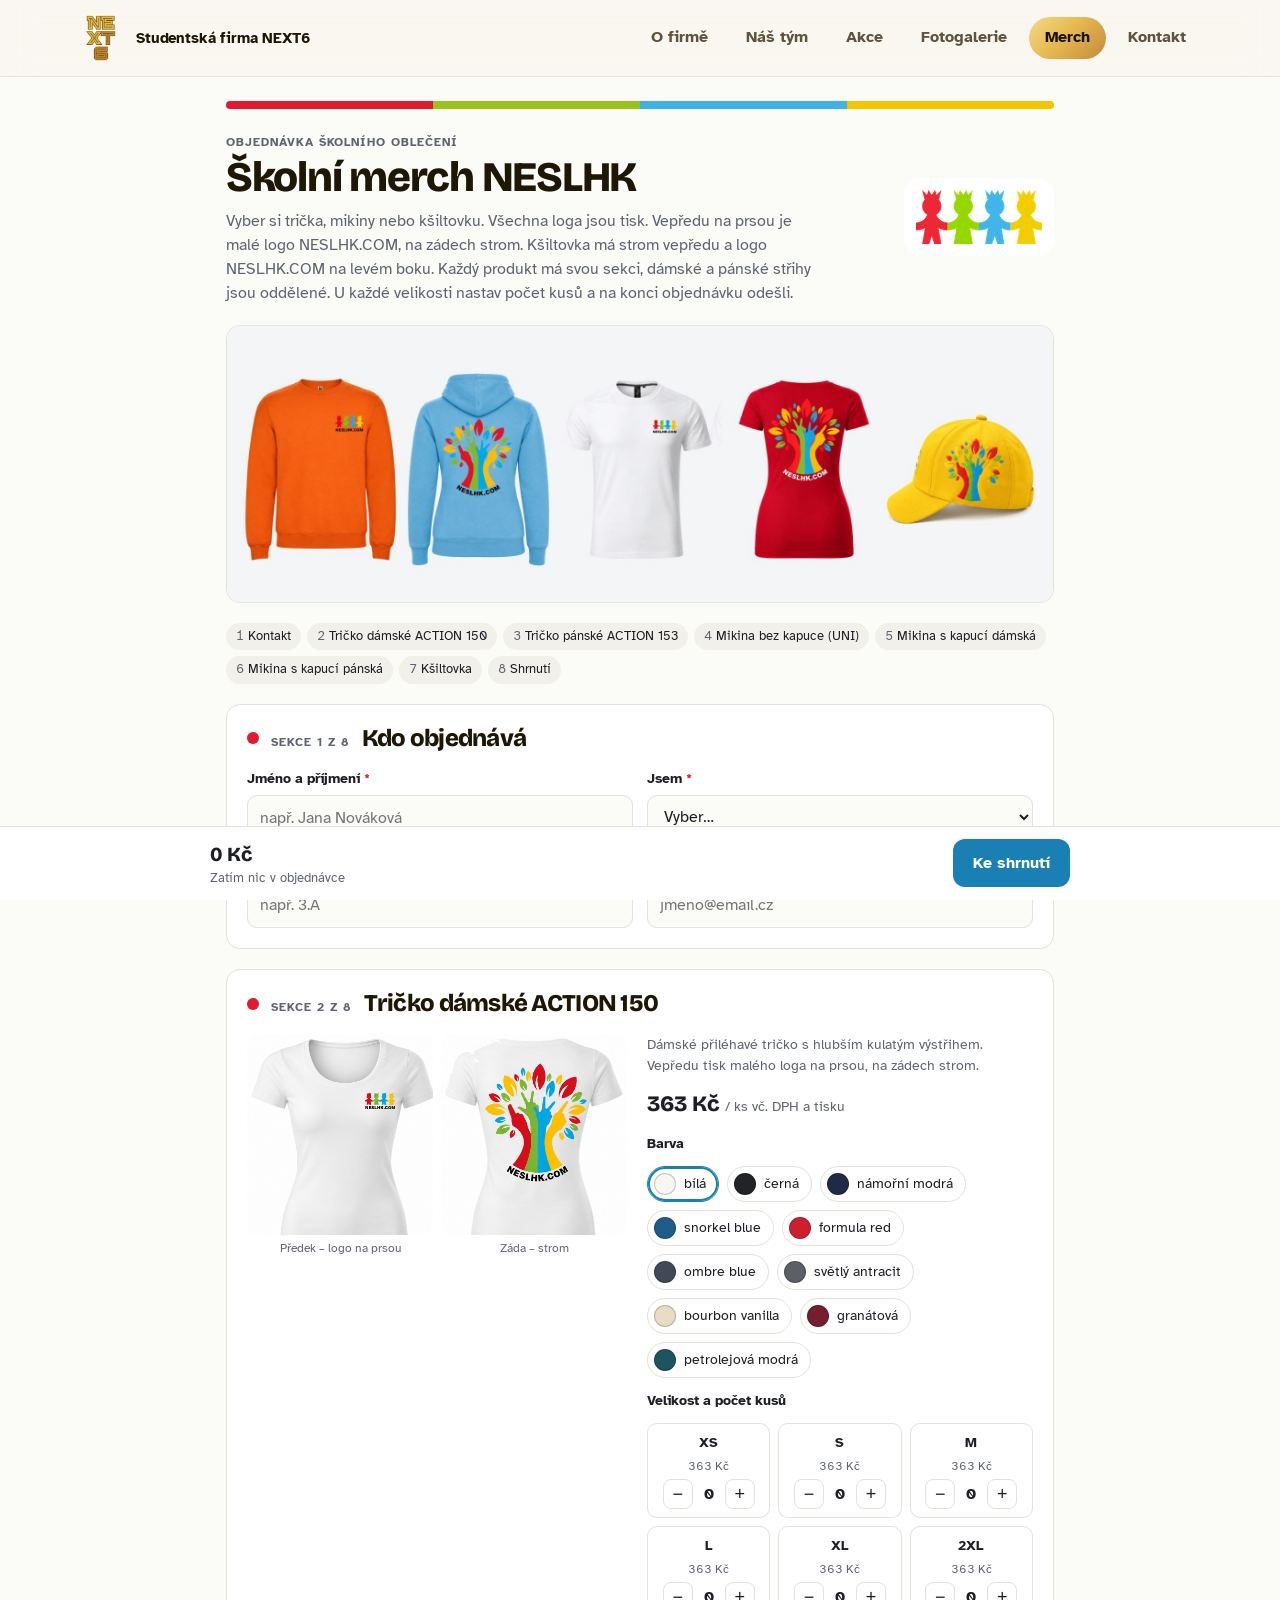
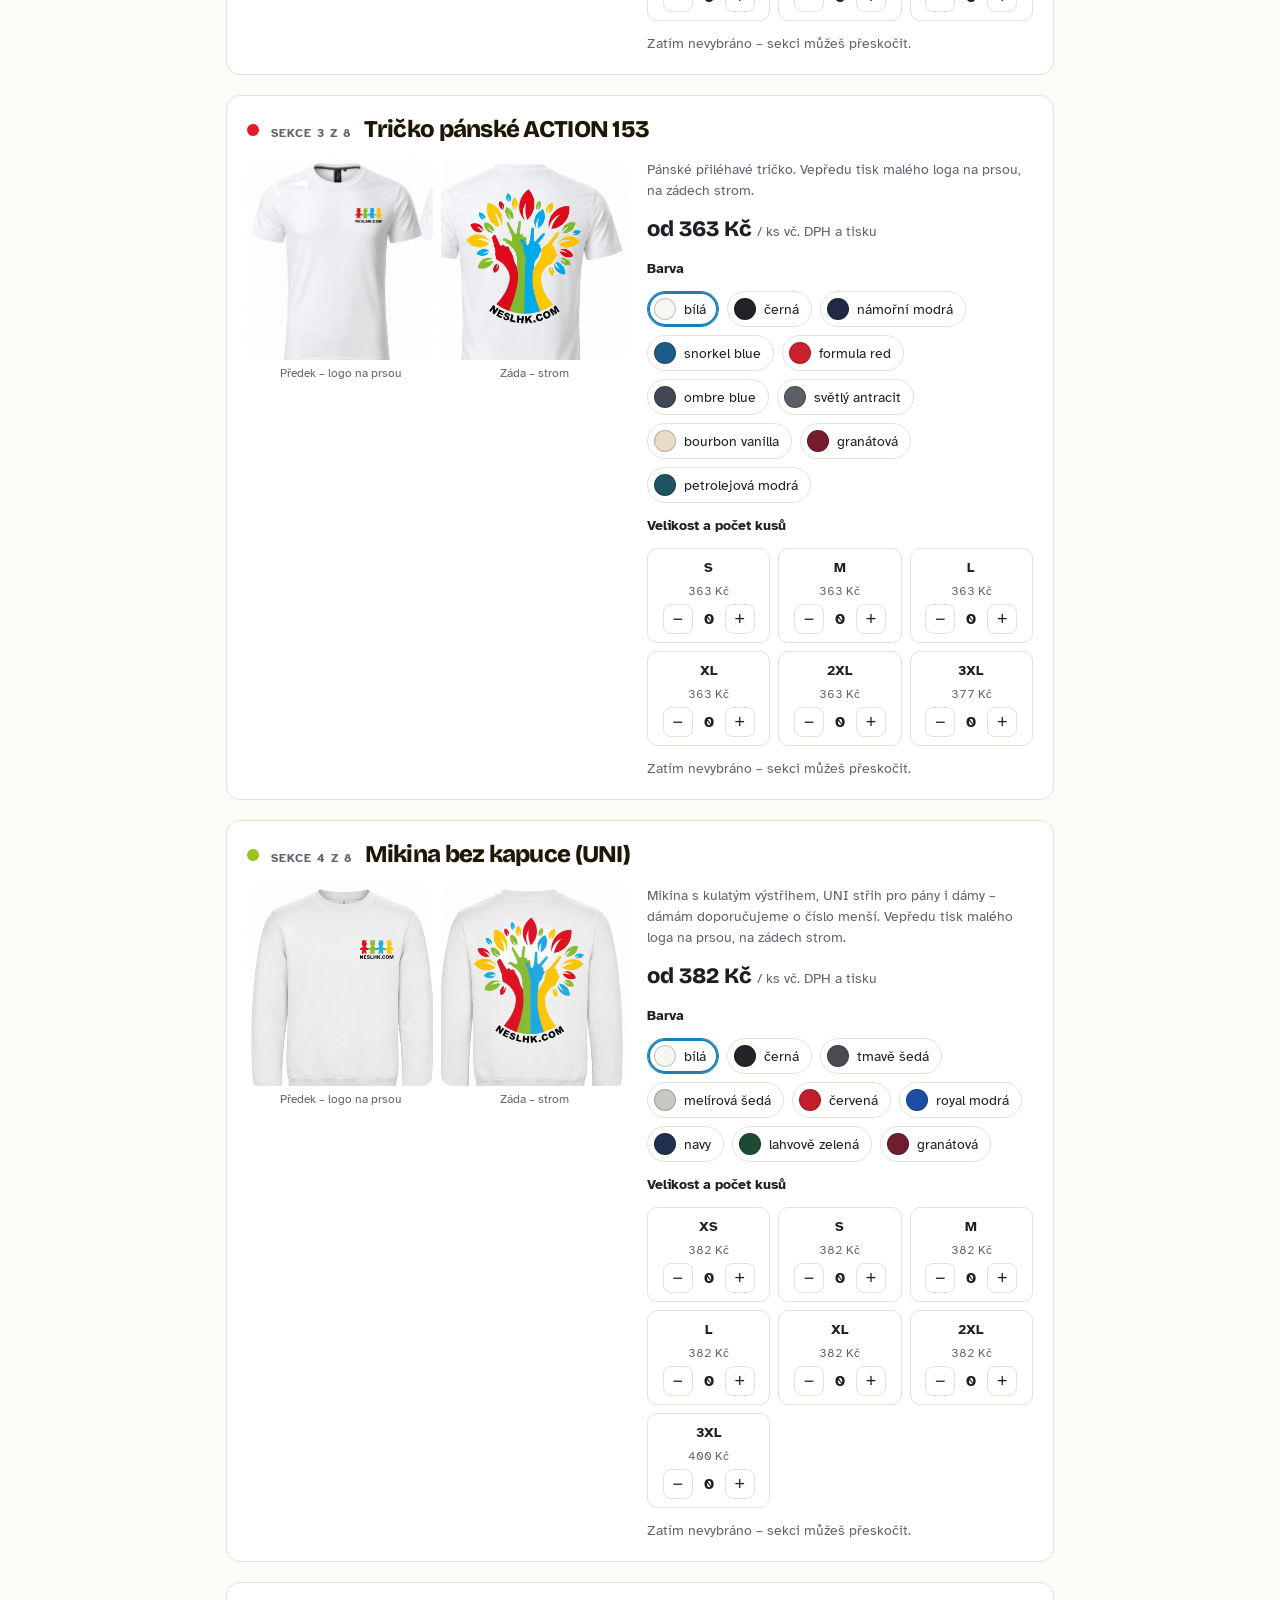
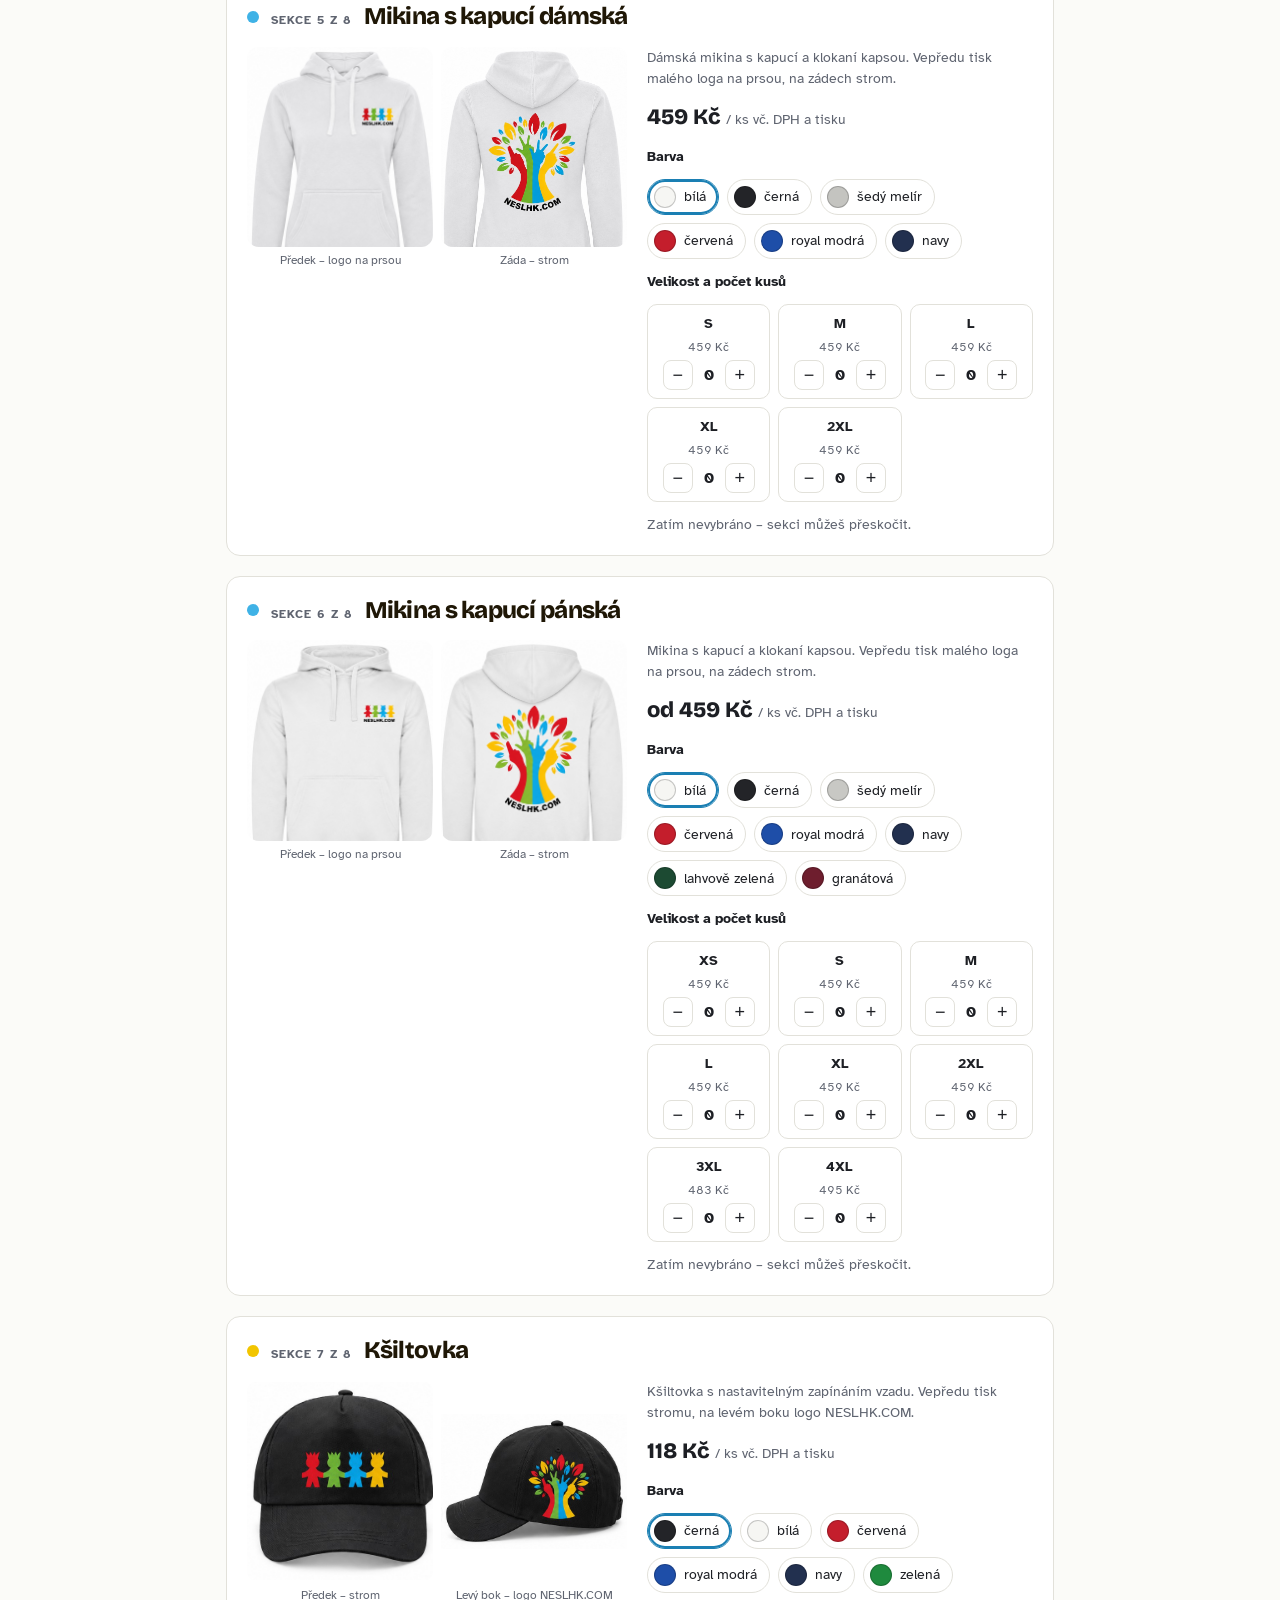
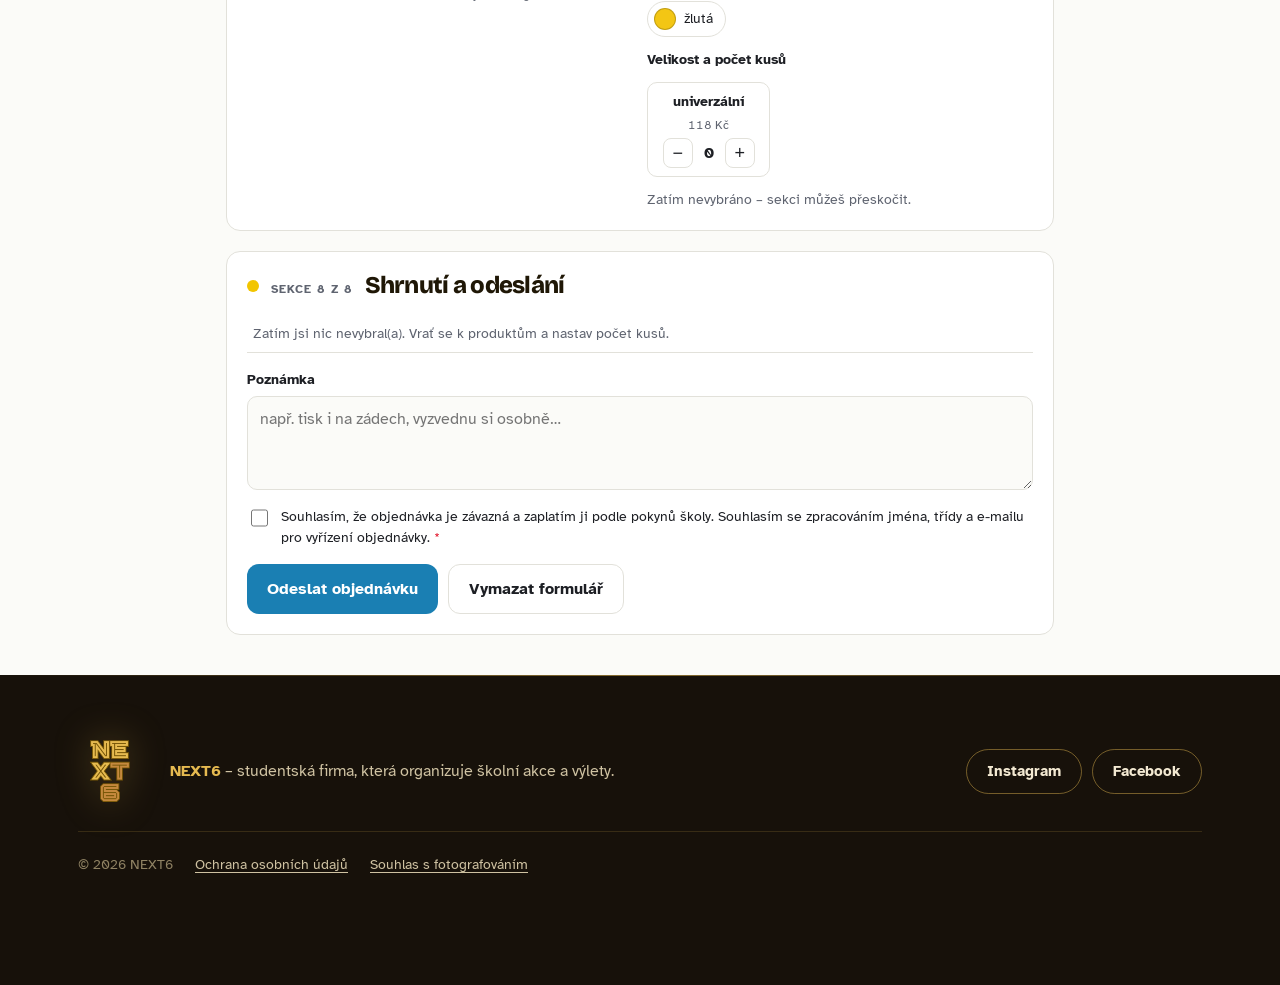
<file: merch.html>
<!doctype html>
<html lang="cs" data-theme="light">
<head>
<meta charset="utf-8">
<meta name="viewport" content="width=device-width,initial-scale=1,viewport-fit=cover">
<meta name="description" content="Objednávka školního oblečení NESLHK – trička, mikiny a kšiltovky s tiskem.">
<title>Merch – NEXT6</title>
<meta property="og:title" content="Merch – NEXT6">
<meta property="og:description" content="Objednávka školního oblečení – trička, mikiny a kšiltovky s tiskem.">
<meta property="og:type" content="website">
<meta property="og:url" content="https://www.next6project.com/merch.html">
<meta property="og:image" content="https://www.next6project.com/images/logo-next6.png">
<link rel="icon" type="image/png" href="images/logo-next6.png">
<link rel="stylesheet" href="css/style.css?v=9">
<link rel="preconnect" href="https://fonts.googleapis.com">
<link rel="stylesheet" href="https://fonts.googleapis.com/css2?family=Bricolage+Grotesque:opsz,wght@12..96,600;12..96,800&family=Atkinson+Hyperlegible:wght@400;700&display=swap">
<style>
/* Layout: one long form split into numbered sections like a paper order sheet; sticky total bar at the bottom. School colours as section markers. */
:root{
  --bg:#fbfbf8; --card:#ffffff; --fg:#1d1f24; --muted:#5f6470; --line:#e2e1da;
  --red:#e3192f; --green:#9bc11c; --blue:#3fb2e6; --yellow:#f2c500;
  --accent:#1a7fb3; --accent-fg:#ffffff; --ok:#2e7d32; --err:#c62828; --chip:#f1f0ea;
  --display:"Bricolage Grotesque", "Trebuchet MS", system-ui, sans-serif;
  --body:"Atkinson Hyperlegible", "Segoe UI", system-ui, sans-serif;
}
@media (prefers-color-scheme: dark){:root:not([data-theme="light"]){
  --bg:#15171b; --card:#1d2026; --fg:#eceef2; --muted:#a3a8b3; --line:#2f333b;
  --accent:#5cc3f2; --accent-fg:#0d1a22; --ok:#6fcf74; --err:#ff7b7b; --chip:#262a31; color-scheme:dark}}
:root[data-theme="dark"]{
  --bg:#15171b; --card:#1d2026; --fg:#eceef2; --muted:#a3a8b3; --line:#2f333b;
  --accent:#5cc3f2; --accent-fg:#0d1a22; --ok:#6fcf74; --err:#ff7b7b; --chip:#262a31; color-scheme:dark}
*{box-sizing:border-box}
body{background:var(--bg);color:var(--fg);font-family:var(--body);font-size:16px;line-height:1.5}
.wrap{max-width:860px;margin:0 auto;padding-block:24px 120px;padding-left:max(16px,env(safe-area-inset-left,0px));padding-right:max(16px,env(safe-area-inset-right,0px));display:flex;flex-direction:column;gap:20px}
h1,h2,h3{font-family:var(--display);text-wrap:balance;margin:0;line-height:1.15}
h1{font-size:clamp(28px,6vw,42px);font-weight:800}
h2{font-size:24px;font-weight:800}
.stripe{display:flex;height:8px;border-radius:4px;overflow:hidden}
.stripe i{flex:1}.stripe i:nth-child(1){background:var(--red)}.stripe i:nth-child(2){background:var(--green)}.stripe i:nth-child(3){background:var(--blue)}.stripe i:nth-child(4){background:var(--yellow)}
header.merch-hero{display:grid;grid-template-columns:1fr auto;gap:20px;align-items:center}
header.merch-hero p{margin:8px 0 0;color:var(--muted);max-width:60ch}
.logo-badge{background:#fff;border-radius:16px;padding:12px;width:150px}
.merch-banner{margin:0;border-radius:14px;overflow:hidden;background:#fff;border:1px solid var(--line)}
.merch-banner img{display:block;width:100%;height:auto}
.logo-badge img{display:block}
.sec{background:var(--card);border:1px solid var(--line);border-radius:14px;padding:20px;display:flex;flex-direction:column;gap:16px;scroll-margin-top:16px}
.sec-head{display:flex;align-items:baseline;gap:12px;flex-wrap:wrap}
.tag{font-size:12px;letter-spacing:.08em;text-transform:uppercase;font-weight:700;color:var(--muted)}
.dot{width:12px;height:12px;border-radius:50%;flex:none;align-self:center}
.product{display:grid;grid-template-columns:minmax(0,380px) 1fr;gap:20px;align-items:start}
.mock{display:grid;grid-template-columns:1fr 1fr;gap:8px;max-width:100%}
.mock figure{margin:0;display:flex;flex-direction:column;gap:4px;min-width:0}
.pic{background:#f1f1ee;border-radius:12px;padding:8px;aspect-ratio:1/1.08;display:grid;place-items:center}
.pic svg{width:100%;height:100%}
details.more{border-top:1px solid var(--line);padding-top:10px}
details.more summary{cursor:pointer;font-weight:700;font-size:14px;color:var(--accent)}
details.more dl{display:grid;gap:6px;margin:10px 0}
details.more dl div{display:grid;grid-template-columns:110px 1fr;gap:10px;font-size:14px}
details.more dt{color:var(--muted)}details.more dd{margin:0}
details.more a{color:var(--accent)}
.pic.photo{background:#fff;padding:0;overflow:hidden}
.pic img{width:100%;height:100%;object-fit:contain;display:block}
.mock figcaption{font-size:12px;color:var(--muted);text-align:center}
.info{display:flex;flex-direction:column;gap:12px;min-width:0}
.meta{color:var(--muted);font-size:14px;margin:0}
.price{font-family:var(--display);font-weight:800;font-size:22px}
.price small{font-family:var(--body);font-weight:400;font-size:14px;color:var(--muted)}
.row-label{font-size:14px;font-weight:700}
.colors{display:flex;gap:8px;flex-wrap:wrap}
.colors label{display:flex;align-items:center;gap:8px;border:1px solid var(--line);border-radius:999px;padding:6px 12px 6px 6px;cursor:pointer;font-size:14px}
.colors input{position:absolute;opacity:0;pointer-events:none}
.colors .sw{width:22px;height:22px;border-radius:50%;border:1px solid rgba(0,0,0,.2)}
.colors label:has(input:checked){border-color:var(--accent);box-shadow:0 0 0 2px var(--accent) inset}
.colors label:has(input:focus-visible){outline:3px solid var(--accent);outline-offset:2px}
.sizes{display:grid;grid-template-columns:repeat(auto-fill,minmax(92px,1fr));gap:8px}
.sz{display:flex;flex-direction:column;align-items:center;gap:4px;border:1px solid var(--line);border-radius:10px;padding:8px 4px}
.sz b{font-size:14px}
.szp{font-size:12px;color:var(--muted);font-variant-numeric:tabular-nums}
.step{display:flex;align-items:center;gap:6px}
.step button{width:30px;height:30px;border-radius:8px;border:1px solid var(--line);background:var(--card);color:var(--fg);font-size:18px;line-height:1;cursor:pointer}
.step button:focus-visible,.btn:focus-visible,input:focus-visible,select:focus-visible,textarea:focus-visible{outline:3px solid var(--accent);outline-offset:2px}
.step output{min-width:20px;text-align:center;font-variant-numeric:tabular-nums;font-weight:700}
.sz.has{border-color:var(--accent);background:color-mix(in srgb,var(--accent) 10%,transparent)}
.sub{font-size:14px;color:var(--muted);font-variant-numeric:tabular-nums}
.fields{display:grid;grid-template-columns:1fr 1fr;gap:14px}
.f{display:flex;flex-direction:column;gap:6px;min-width:0}
.f.full{grid-column:1/-1}
.f label{font-weight:700;font-size:14px}
.f input,.f select,.f textarea{font:inherit;color:var(--fg);background:var(--bg);border:1px solid var(--line);border-radius:10px;padding:10px 12px;width:100%}
.req{color:var(--red)}
.check{display:flex;gap:10px;align-items:flex-start;font-size:14px}
.check input{width:20px;height:20px;margin-top:2px}
table{width:100%;border-collapse:collapse;font-variant-numeric:tabular-nums;font-size:14px}
th,td{text-align:left;padding:8px 6px;border-bottom:1px solid var(--line);vertical-align:top}
th{font-size:12px;letter-spacing:.06em;text-transform:uppercase;color:var(--muted)}
td.n,th.n{text-align:right}
.tbl{overflow-x:auto}
.total-row td{font-weight:700;border-bottom:none;font-size:16px}
.btn{font:inherit;font-weight:700;border:0;border-radius:12px;padding:12px 20px;background:var(--accent);color:var(--accent-fg);cursor:pointer}
.btn.ghost{background:transparent;color:var(--fg);border:1px solid var(--line)}
.btn[disabled]{opacity:.5;cursor:not-allowed}
.msg{border-radius:10px;padding:12px 14px;font-size:15px}
.msg.ok{background:color-mix(in srgb,var(--ok) 14%,transparent);color:var(--fg);border:1px solid var(--ok)}
.msg.err{background:color-mix(in srgb,var(--err) 12%,transparent);border:1px solid var(--err)}
.bar{position:fixed;left:0;right:0;bottom:0;background:var(--card);border-top:1px solid var(--line);padding-top:12px;padding-bottom:calc(12px + env(safe-area-inset-bottom,0px));padding-left:max(16px,env(safe-area-inset-left,0px));padding-right:max(16px,env(safe-area-inset-right,0px));z-index:5}
.bar-in{max-width:860px;margin:0 auto;display:flex;align-items:center;justify-content:space-between;gap:12px}
.bar .sum{font-family:var(--display);font-weight:800;font-size:20px;font-variant-numeric:tabular-nums}
.bar .cnt{font-size:13px;color:var(--muted)}
nav.toc{display:flex;gap:6px;flex-wrap:wrap}
nav.toc a{font-size:13px;color:var(--fg);text-decoration:none;background:var(--chip);border-radius:999px;padding:4px 10px}
nav.toc a .k{font-variant-numeric:tabular-nums;color:var(--muted);margin-right:4px}
.mailbox{display:flex;flex-direction:column;gap:10px;margin-top:12px;padding-top:12px;border-top:1px solid var(--line)}
.mailbox p{margin:0;font-size:14px;color:var(--muted)}
.mailrow{display:flex;flex-wrap:wrap;gap:8px;align-items:center;font-size:14px}
.mailrow code{background:var(--chip);padding:4px 8px;border-radius:6px;user-select:all}
.btn.small{padding:6px 12px;font-size:14px;align-self:flex-start}
pre.copy{white-space:pre-wrap;background:var(--chip);padding:12px;border-radius:10px;font-size:13px;margin:0}
@media (max-width:620px){
  header.merch-hero{grid-template-columns:1fr}
  .logo-badge{width:120px;order:-1}
  .product{grid-template-columns:1fr}
  .mock{max-width:420px}
  .fields{grid-template-columns:1fr}
}
@media (prefers-reduced-motion:reduce){*{scroll-behavior:auto!important}}
html{scroll-behavior:smooth}
</style>
<style>[hidden]{display:none!important}body{margin:0}img{max-width:100%}</style>
<style>/* zapojeni do webu NEXT6 */
.paticka{padding-bottom:calc(110px + env(safe-area-inset-bottom,0px))}
main>.wrap{padding-bottom:40px}
</style>
</head>
<body>

  <header class="hlavicka">
    <div class="obal">
      <a class="znacka" href="index.html">
        <img src="images/logo-next6.png" alt="NEXT6 – úvodní stránka" width="44" height="44">
        <span>Studentská firma NEXT6</span>
      </a>
      <nav aria-label="Hlavní menu">
        <button class="menu-tlacitko" type="button" aria-expanded="false" aria-controls="menu" aria-label="Otevřít menu"><span></span></button>
        <ul class="menu" id="menu">
          <li><a href="o-firme.html">O firmě</a></li>
          <li><a href="tym.html">Náš tým</a></li>
          <li><a href="akce.html">Akce</a></li>
          <li><a href="fotogalerie.html">Fotogalerie</a></li>
          <li><a href="merch.html" aria-current="page">Merch</a></li>
          <li><a href="kontakt.html">Kontakt</a></li>
        </ul>
      </nav>
    </div>
  </header>


<main>

<div class="wrap">
  <div class="stripe" aria-hidden="true"><i></i><i></i><i></i><i></i></div>
  <header class="merch-hero">
    <div>
      <span class="tag">Objednávka školního oblečení</span>
      <h1>Školní merch NESLHK</h1>
      <p>Vyber si trička, mikiny nebo kšiltovku. Všechna loga jsou tisk. Vepředu na prsou je malé logo NESLHK.COM, na zádech strom. Kšiltovka má strom vepředu a logo NESLHK.COM na levém boku. Každý produkt má svou sekci, dámské a pánské střihy jsou oddělené. U každé velikosti nastav počet kusů a na konci objednávku odešli.</p>
    </div>
    <div class="logo-badge"><img src="images/merch/logo-neslhk.png" alt="Logo NESLHK.COM" width="150" height="150"></div>
  </header>
  <figure class="merch-banner">
    <img src="images/merch/banner.jpg" width="1800" height="600" decoding="async"
         alt="Mikina, mikina s kapucí, trička a kšiltovka s tiskem stromu a loga NESLHK.COM">
  </figure>
  <nav class="toc" id="toc" aria-label="Sekce formuláře"></nav>

  <section class="sec" id="kontakt">
    <div class="sec-head"><span class="dot" style="background:var(--red)"></span><span class="tag" id="kontakt-tag">Sekce 1</span><h2>Kdo objednává</h2></div>
    <div class="fields">
      <div class="f"><label for="jmeno">Jméno a příjmení <span class="req">*</span></label><input id="jmeno" autocomplete="name" placeholder="např. Jana Nováková"></div>
      <div class="f"><label for="role">Jsem <span class="req">*</span></label>
        <select id="role"><option value="">Vyber…</option><option>žák / žákyně</option><option>zaměstnanec školy</option><option>rodič</option><option>absolvent</option></select></div>
      <div class="f"><label for="trida">Třída</label><input id="trida" placeholder="např. 3.A"></div>
      <div class="f"><label for="email">E-mail <span class="req">*</span></label><input id="email" type="email" autocomplete="email" placeholder="jmeno@email.cz"></div>
    </div>
  </section>

  <div id="products" style="display:flex;flex-direction:column;gap:20px"></div>

  <section class="sec" id="shrnuti">
    <div class="sec-head"><span class="dot" style="background:var(--yellow)"></span><span class="tag" id="shrnuti-tag">Sekce</span><h2>Shrnutí a odeslání</h2></div>
    <div class="tbl"><table id="sumtable"></table></div>
    <div class="f full"><label for="poznamka">Poznámka</label><textarea id="poznamka" rows="3" placeholder="např. tisk i na zádech, vyzvednu si osobně…"></textarea></div>
    <input type="checkbox" id="botcheck" name="botcheck" tabindex="-1" autocomplete="off" style="display:none" aria-hidden="true">
    <label class="check"><input type="checkbox" id="souhlas"><span>Souhlasím, že objednávka je závazná a zaplatím ji podle pokynů školy. Souhlasím se zpracováním jména, třídy a e-mailu pro vyřízení objednávky. <span class="req">*</span></span></label>
    <div id="status" hidden></div>
    <div style="display:flex;gap:10px;flex-wrap:wrap">
      <button class="btn" id="send" type="button">Odeslat objednávku</button>
      <button class="btn ghost" id="reset" type="button">Vymazat formulář</button>
    </div>
  </section>

</div>

<div class="bar"><div class="bar-in">
  <div><div class="sum" id="bar-sum">0 Kč</div><div class="cnt" id="bar-cnt">Zatím nic v objednávce</div></div>
  <a class="btn" href="#shrnuti" style="text-decoration:none">Ke shrnutí</a>
</div></div>

<script>
// Kreslení oblečení (SVG) – předek a záda. garmentSVG(shape, view, hex, LOGOS)
const Garments = (()=>{
  let uidc = 0;
  const hex2 = h => [1,3,5].map(i=>parseInt(h.slice(i,i+2),16));
  const mix = (h, t, k) => { const a=hex2(h), b=hex2(t); return "#"+a.map((v,i)=>Math.round(v+(b[i]-v)*k).toString(16).padStart(2,"0")).join(""); };
  const lum = h => { const [r,g,b]=hex2(h); return (0.299*r+0.587*g+0.114*b)/255; };

  const TEE_M = "M232,66 C210,76 175,88 150,96 L62,188 C75,212 92,235 108,252 L168,214 C172,330 170,470 166,598 C255,606 345,606 434,598 C430,470 428,330 432,214 L492,252 C508,235 525,212 538,188 L450,96 C425,88 390,76 368,66 ";
  const TEE_M_FN = "C352,108 328,128 300,128 C272,128 248,108 232,66 Z";
  const TEE_W = "M240,70 C220,78 190,86 168,92 L100,170 C110,190 122,206 134,218 L180,196 C176,260 164,320 168,380 C172,450 184,520 178,600 C260,610 340,610 422,600 C416,520 428,450 432,380 C436,320 424,260 420,196 L466,218 C478,206 490,190 500,170 L432,92 C410,86 380,78 360,70 ";
  const TEE_W_FN = "C346,110 326,126 300,126 C274,126 254,110 240,70 Z";
  const CREW = "M232,62 C205,72 170,82 140,92 C100,112 82,180 76,300 L58,560 L58,610 L128,612 L130,560 L168,250 L170,612 L430,612 L432,250 L470,560 L472,612 L542,610 L542,560 L524,300 C518,180 500,112 460,92 C430,82 395,72 368,62 ";
  const CREW_FN = "C352,98 330,114 300,114 C270,114 248,98 232,62 Z";
  const backNeck = (l,r,d) => `C${r-23},${d} ${l+23},${d} ${l},${66-(l===232?0:0)} Z`;

  function stitch(d, c){ return `<path d="${d}" fill="none" stroke="${c}" stroke-width="1.6" stroke-dasharray="5 4" opacity=".75"/>`; }
  function seam(d, c){ return `<path d="${d}" fill="none" stroke="${c}" stroke-width="1.6" opacity=".55"/>`; }
  function ribs(x1,x2,y1,y2,c){ let s=""; for(let x=x1+4;x<x2;x+=6) s+=`M${x},${y1}L${x},${y2}`; return `<path d="${s}" stroke="${c}" stroke-width="1.2" opacity=".35"/>`; }
  function folds(list, u){ return list.map(([d,w,dark])=>`<path d="${d}" fill="none" stroke="${dark?"#000":"#fff"}" stroke-width="${w}" stroke-linecap="round" opacity="${dark?.13:.12}" filter="url(#${u}-b)"/>`).join(""); }
  function img(src,x,y,w,h){ return `<image href="${src}" x="${x}" y="${y}" width="${w}" height="${h}" preserveAspectRatio="xMidYMid meet"/>`; }

  function garmentSVG(shape, view, hex, L){
    const u = "g"+(++uidc);
    const dark = lum(hex) < 0.35;
    const line = dark ? mix(hex,"#ffffff",.18) : mix(hex,"#000000",.28);
    const st = dark ? mix(hex,"#ffffff",.32) : mix(hex,"#000000",.35);
    const inside = mix(hex,"#000000",dark?.35:.3);
    const nes = dark ? L.nesW : L.nes;
    const front = view==="front";
    let body="", details="", fold=[], stitches="", logo="", tf="", oy=30, extraTop="";
    const NESR = 364/581, TREER = 484/465;

    if(shape==="tee-m"){
      body = TEE_M + (front?TEE_M_FN:"C345,80 255,80 232,66 Z");
      if(front){
        details += `<path d="M246,64 C262,60 338,60 354,64 C342,92 322,108 300,108 C278,108 258,92 246,64Z" fill="${inside}"/>`;
        details += `<path d="M232,66 C248,108 272,128 300,128 C328,128 352,108 368,66 L354,64 C342,92 322,108 300,108 C278,108 258,92 246,64 Z" fill="${hex}" stroke="${line}" stroke-width="1.4"/>`;
        stitches += stitch("M238,82 C256,120 276,138 300,138 C324,138 344,120 362,82", st);
        logo = img(nes,322,150,82,82*NESR);
      } else {
        details += `<path d="M232,66 C255,80 345,80 368,66 L356,61 C338,71 262,71 244,61 Z" fill="${mix(hex,"#000000",.08)}" stroke="${line}" stroke-width="1.4"/>`;
        stitches += stitch("M236,76 C258,90 342,90 364,76", st);
        logo = img(L.tree,200,135,200,200*TREER);
      }
      stitches += stitch("M75,179 L121,243", st)+stitch("M525,179 L479,243", st)+stitch("M170,584 C255,591 345,591 430,584", st);
      details += seam("M150,96 C160,140 166,180 168,214", line)+seam("M450,96 C440,140 434,180 432,214", line);
      fold = [["M182,250 C230,300 252,360 246,440",12,1],["M418,250 C370,300 348,360 354,440",12,1]];
    }
    else if(shape==="tee-w"){
      body = TEE_W + (front?TEE_W_FN:"C340,82 260,82 240,70 Z");
      if(front){
        details += `<path d="M252,68 C268,64 332,64 348,68 C338,94 320,108 300,108 C280,108 262,94 252,68Z" fill="${inside}"/>`;
        details += `<path d="M240,70 C254,110 274,126 300,126 C326,126 346,110 360,70 L348,68 C338,94 320,108 300,108 C280,108 262,94 252,68 Z" fill="${hex}" stroke="${line}" stroke-width="1.4"/>`;
        stitches += stitch("M246,86 C262,122 280,136 300,136 C320,136 338,122 354,86", st);
        logo = img(nes,316,156,70,70*NESR);
      } else {
        details += `<path d="M240,70 C260,82 340,82 360,70 L350,65 C334,74 266,74 250,65 Z" fill="${mix(hex,"#000000",.08)}" stroke="${line}" stroke-width="1.4"/>`;
        stitches += stitch("M244,80 C264,92 336,92 356,80", st);
        logo = img(L.tree,215,140,170,170*TREER);
      }
      stitches += stitch("M111,162 L145,210", st)+stitch("M489,162 L455,210", st)+stitch("M182,586 C260,595 340,595 418,586", st);
      details += seam("M168,92 C176,130 180,165 180,196", line)+seam("M432,92 C424,130 420,165 420,196", line);
      fold = [["M186,240 C222,290 236,340 232,400",10,1],["M414,240 C378,290 364,340 368,400",10,1],["M190,390 C210,420 214,470 200,540",12,1],["M410,390 C390,420 386,470 400,540",12,1]];
    }
    else if(shape.startsWith("crew") || shape.startsWith("hood")){
      const hood = shape.startsWith("hood");
      if(shape.endsWith("-w")) tf = 'transform="translate(21,0) scale(.93,1)"';
      if(hood) oy = 60;
      body = CREW + ((front && !hood) ? CREW_FN : "C345,76 255,76 232,62 Z");
      details += `<path d="M58,560 L128,562 M472,562 L542,560 M170,560 L430,560" stroke="${line}" stroke-width="1.6" fill="none"/>`;
      details += ribs(58,128,562,610,line)+ribs(472,542,562,610,line)+ribs(170,430,562,612,line);
      details += seam("M140,92 C152,140 162,200 168,250", line)+seam("M460,92 C448,140 438,200 432,250", line);
      fold = [["M96,300 C112,340 116,400 108,470",12,1],["M504,300 C488,340 484,400 492,470",12,1],["M80,470 C96,462 112,470 124,464",8,1],["M520,470 C504,462 488,470 476,464",8,1],["M190,300 C220,360 228,450 214,540",14,1],["M410,300 C380,360 372,450 386,540",14,1]];
      if(!hood){
        if(front){
          details += `<path d="M248,60 C264,56 336,56 352,60 C342,86 322,98 300,98 C278,98 258,86 248,60Z" fill="${inside}"/>`;
          details += `<path d="M232,62 C248,98 270,114 300,114 C330,114 352,98 368,62 L352,60 C342,86 322,98 300,98 C278,98 258,86 248,60 Z" fill="${hex}" stroke="${line}" stroke-width="1.4"/>`;
          details += `<path d="M232,62 C248,98 270,114 300,114 C330,114 352,98 368,62 L352,60 C342,86 322,98 300,98 C278,98 258,86 248,60 Z" fill="url(#${u}-rib)" opacity=".5"/>`;
          logo = img(nes,322,146,82,82*NESR);
        } else {
          details += `<path d="M232,62 C255,76 345,76 368,62 L356,54 C338,66 262,66 244,54 Z" fill="${mix(hex,"#000000",.06)}" stroke="${line}" stroke-width="1.4"/>`;
          logo = img(L.tree,195,125,210,210*TREER);
        }
      } else {
        stitches += stitch("M60,556 L128,558 M472,558 L540,556 M172,556 L428,556", st);
        if(front){
          extraTop += `<path d="M206,92 C188,30 236,-14 300,-14 C364,-14 412,30 394,92 C372,80 340,74 300,74 C260,74 228,80 206,92 Z" fill="${hex}" stroke="${line}" stroke-width="1.6"/>`;
          extraTop += `<path d="M236,96 C228,40 258,10 300,10 C342,10 372,40 364,96 C348,124 326,134 300,134 C274,134 252,124 236,96 Z" fill="${inside}"/>`;
          extraTop += `<path d="M226,98 C214,30 254,0 300,0 C346,0 386,30 374,98 C356,132 330,146 300,146 C270,146 244,132 226,98 Z M236,96 C228,40 258,10 300,10 C342,10 372,40 364,96 C348,124 326,134 300,134 C274,134 252,124 236,96 Z" fill="${hex}" fill-rule="evenodd" stroke="${line}" stroke-width="1.4"/>`;
          extraTop += stitch("M231,98 C220,34 256,5 300,5 C344,5 380,34 369,98", st);
          extraTop += `<g stroke="${mix(hex,dark?"#ffffff":"#000000",.45)}" stroke-width="6" stroke-linecap="round" fill="none"><path d="M282,140 C280,160 278,180 276,200"/><path d="M318,140 C320,160 322,180 324,200"/></g>`;
          extraTop += `<rect x="271" y="196" width="10" height="20" rx="3" fill="${line}"/><rect x="319" y="196" width="10" height="20" rx="3" fill="${line}"/>`;
          details += `<path d="M200,390 L400,390 C406,430 420,480 440,544 L160,544 C180,480 194,430 200,390 Z" fill="${hex}" stroke="${line}" stroke-width="1.6"/>`;
          details += stitch("M206,398 L394,398", st)+stitch("M204,400 C198,440 186,490 170,538",st)+stitch("M396,400 C402,440 414,490 430,538",st);
          details += `<path d="M200,390 C194,430 180,480 160,544" fill="none" stroke="${mix(hex,"#000000",.4)}" stroke-width="3" opacity=".5"/><path d="M400,390 C406,430 420,480 440,544" fill="none" stroke="${mix(hex,"#000000",.4)}" stroke-width="3" opacity=".5"/>`;
          logo = img(nes,340,168,76,76*NESR);
        } else {
          extraTop += `<path d="M212,92 C196,10 252,-22 300,-22 C348,-22 404,10 388,92 C382,148 342,178 300,180 C258,178 218,148 212,92 Z" fill="${hex}" stroke="${line}" stroke-width="1.6"/>`;
          extraTop += seam("M300,-22 C300,40 300,120 300,180", line);
          extraTop += `<path d="M212,92 C196,10 252,-22 300,-22 C348,-22 404,10 388,92 C382,148 342,178 300,180 C258,178 218,148 212,92 Z" fill="url(#${u}-sh)" opacity=".9"/>`;
          logo = img(L.tree,195,215,210,210*TREER);
        }
      }
    }
    else if(shape==="cap"){
      oy = 0;
      if(view==="left"){
        body = "M170,430 C160,300 220,190 330,180 C430,180 472,300 462,430 Z";
        details += `<path d="M172,430 C130,424 70,436 36,462 C38,476 62,480 84,474 C122,462 160,452 186,446 Z" fill="${hex}" stroke="${line}" stroke-width="1.6"/>`;
        details += stitch("M168,438 C130,436 84,448 54,464", st);
        details += `<circle cx="330" cy="182" r="10" fill="${hex}" stroke="${line}" stroke-width="1.6"/>`;
        details += seam("M326,188 C268,222 228,320 222,430", line)+seam("M336,188 C382,232 406,330 404,430", line);
        details += `<circle cx="300" cy="246" r="5" fill="${inside}" stroke="${line}" stroke-width="1.5"/>`;
        details += `<rect x="430" y="404" width="34" height="16" rx="3" fill="${mix(hex,"#000000",.12)}" stroke="${line}" stroke-width="1.2"/>`;
        stitches += stitch("M176,418 C260,410 380,410 456,418", st);
        fold = [["M240,250 C230,320 228,380 234,420",14,0],["M440,280 C448,340 448,390 446,420",14,1]];
        logo = img(dark?L.txtW:L.txt,258,336,108,108*0.108);
      } else {
        body = "M140,430 C128,250 210,170 300,166 C390,170 472,250 460,430 Z";
        details += `<circle cx="300" cy="170" r="11" fill="${hex}" stroke="${line}" stroke-width="1.6"/>`;
        details += seam("M296,176 C240,200 206,300 202,430", line)+seam("M304,176 C360,200 394,300 398,430", line);
        details += `<g fill="${inside}"><circle cx="236" cy="240" r="4"/><circle cx="364" cy="240" r="4"/></g>`;
        stitches += stitch("M150,418 C220,404 380,404 450,418", st);
        fold = [["M200,250 C190,310 186,370 190,420",14,0],["M420,260 C424,320 420,380 414,420",14,1]];
        if(front){
          details += `<path d="M120,430 C200,404 400,404 480,430 C512,462 474,500 440,500 C380,478 220,478 160,500 C126,500 88,462 120,430 Z" fill="${hex}" stroke="${line}" stroke-width="1.6"/>`;
          details += stitch("M132,440 C210,418 390,418 468,440", st)+stitch("M140,456 C215,434 385,434 460,456", st)+stitch("M148,472 C220,452 380,452 452,472", st);
          details += `<path d="M160,500 C220,478 380,478 440,500 C380,490 220,490 160,500Z" fill="${mix(hex,"#000000",.35)}"/>`;
          logo = img(L.fig,228,282,144,144*0.425);
        } else {
          details += `<path d="M236,432 C236,372 364,372 364,432 Z" fill="${inside}"/>`;
          details += `<path d="M236,432 C236,372 364,372 364,432" fill="none" stroke="${line}" stroke-width="2"/>`;
          details += stitch("M228,432 C228,362 372,362 372,432", st);
          details += `<rect x="222" y="398" width="156" height="16" rx="4" fill="${mix(hex,"#000000",.12)}" stroke="${line}" stroke-width="1.4"/><rect x="292" y="395" width="62" height="22" rx="4" fill="${mix(hex,"#000000",.2)}" stroke="${line}" stroke-width="1.4"/>`;
          details += `<path d="M298,400 L348,400 M298,406 L348,406 M298,412 L348,412" stroke="${line}" stroke-width="1" opacity=".6"/>`;
          logo = img(L.tree,262,262,76,76*TREER);
        }
      }
    }

    const defs = `<defs>
      <path id="${u}-body" d="${body}"/>
      <clipPath id="${u}-clip"><use href="#${u}-body"/></clipPath>
      <linearGradient id="${u}-sh" x1="0" x2="1"><stop offset="0" stop-color="#000" stop-opacity=".24"/><stop offset=".2" stop-color="#000" stop-opacity=".04"/><stop offset=".5" stop-color="#fff" stop-opacity=".08"/><stop offset=".8" stop-color="#000" stop-opacity=".04"/><stop offset="1" stop-color="#000" stop-opacity=".24"/></linearGradient>
      <linearGradient id="${u}-sv" x1="0" y1="0" x2="0" y2="1"><stop offset="0" stop-color="#fff" stop-opacity=".08"/><stop offset=".55" stop-color="#000" stop-opacity="0"/><stop offset="1" stop-color="#000" stop-opacity=".14"/></linearGradient>
      <pattern id="${u}-rib" width="6" height="6" patternUnits="userSpaceOnUse"><path d="M3,0V6" stroke="${line}" stroke-width="1"/></pattern>
      <filter id="${u}-b" x="-30%" y="-30%" width="160%" height="160%"><feGaussianBlur stdDeviation="7"/></filter>
      <filter id="${u}-s" x="-30%" y="-300%" width="160%" height="700%"><feGaussianBlur stdDeviation="10"/></filter>
    </defs>`;
    const bottom = shape==="cap" ? 520 : 645;
    const A = `<g ${tf}><use href="#${u}-body" fill="${hex}"/>${details}<g clip-path="url(#${u}-clip)">${folds(fold,u)}</g></g>`;
    const B = `<g ${tf}><g clip-path="url(#${u}-clip)"><rect x="0" y="-60" width="600" height="760" fill="url(#${u}-sh)"/><rect x="0" y="-60" width="600" height="760" fill="url(#${u}-sv)"/></g>${stitches}<use href="#${u}-body" fill="none" stroke="${line}" stroke-width="2" stroke-linejoin="round"/></g>`;
    const shadow = `<ellipse cx="300" cy="${bottom}" rx="${shape==="cap"?210:240}" ry="14" fill="#000" opacity=".16" filter="url(#${u}-s)"/>`;
    const vb = shape==="cap" ? "20 130 560 400" : (oy===60 ? "0 -40 600 740" : "0 20 600 680");
    return `<svg xmlns="http://www.w3.org/2000/svg" viewBox="${vb}">${defs}${shadow}<g transform="translate(0,${oy===60?20:0})">${A}${logo}${B}${extraTop}</g></svg>`;
  }
  return { garmentSVG, mix };
})();

</script>
<script>
// ===== NASTAVENÍ =====
// 1) Sem vlož přístupový klíč z web3forms.com (mezi uvozovky):
const WEB3FORMS_KEY = "046c8925-fb27-4280-9327-f4f57b5bbaf1";
// 2) E-mail, který uvidí žáci, když budou potřebovat poradit:
const CONTACT_EMAIL = "next6project@gmail.com";
// 3) Ceny, barvy a velikosti si můžeš upravit níže.
const COLORS = {
  bila:   {name:"bílá",          hex:"#f6f6f3", line:"#cfcfc8"},
  cerna:  {name:"černá",         hex:"#232428", line:"#3a3c42"},
  seda:   {name:"šedý melír",    hex:"#c8c8c4", line:"#a9a9a4"},
  namorni:{name:"námořní modrá", hex:"#22304f", line:"#33456e"},
  // barvy mikiny bez kapuce (číslo v závorce = kód barvy, vidíš ho jen v e-mailu)
  cl_bila:    {name:"bílá (01)",           hex:"#f6f6f3"},
  cl_cerna:   {name:"černá (02)",          hex:"#232428"},
  cl_tmavesed:{name:"tmavě šedá (46)",     hex:"#4a4c52"},
  cl_melir:   {name:"melírová šedá (58)",  hex:"#c8c8c4"},
  cl_cervena: {name:"červená (60)",        hex:"#c41e2c"},
  cl_royal:   {name:"royal modrá (05)",    hex:"#1e4ea8"},
  cl_navy:    {name:"navy (55)",           hex:"#22304f"},
  cl_zelena:  {name:"lahvově zelená (56)", hex:"#1c4a32"},
  cl_granat:  {name:"granátová (57)",      hex:"#6e1e2e"},
  // barvy kšiltovky
  k_bila:   {name:"bílá (01)",        hex:"#f6f6f3"},
  k_cerna:  {name:"černá (02)",       hex:"#232428"},
  k_zluta:  {name:"žlutá (03)",       hex:"#f3c614"},
  k_royal:  {name:"royal modrá (05)", hex:"#1e4ea8"},
  k_navy:   {name:"navy (55)",        hex:"#22304f"},
  k_cervena:{name:"červená (60)",     hex:"#c41e2c"},
  k_zelena: {name:"zelená (226)",     hex:"#1f8a3e"},
  // barvy triček
  t_bila:    {name:"bílá (00)",             hex:"#f6f6f3"},
  t_cerna:   {name:"černá (01)",            hex:"#222327"},
  t_namorni: {name:"námořní modrá (02)",    hex:"#202a46"},
  t_snorkel: {name:"snorkel blue (70)",     hex:"#1f5c8a"},
  t_cervena: {name:"formula red (71)",      hex:"#cd202e"},
  t_ombre:   {name:"ombre blue (72)",       hex:"#424856"},
  t_antracit:{name:"světlý antracit (83)",  hex:"#5c5f65"},
  t_vanilka: {name:"bourbon vanilla (85)",  hex:"#e8dcc4"},
  t_granat:  {name:"granátová (86)",        hex:"#761e2e"},
  t_petrol:  {name:"petrolejová modrá (93)",hex:"#1e5460"}
};
const HOOD_COLORS=["h_bila","h_cerna","h_melir","h_cervena","h_royal","h_navy","h_zelena","h_granat"];
Object.assign(COLORS,{
  h_bila:   {name:"bílá (01)",           hex:"#f6f6f3"},
  h_cerna:  {name:"černá (02)",          hex:"#232428"},
  h_melir:  {name:"šedý melír (58)",     hex:"#c8c8c4"},
  h_cervena:{name:"červená (60)",        hex:"#c41e2c"},
  h_royal:  {name:"royal modrá (05)",    hex:"#1e4ea8"},
  h_navy:   {name:"navy (55)",           hex:"#22304f"},
  h_zelena: {name:"lahvově zelená (56)", hex:"#1c4a32"},
  h_granat: {name:"granátová (57)",      hex:"#6e1e2e"}
});
const HOODW_COLORS=["hw_bila","hw_cerna","hw_melir","hw_cervena","hw_royal","hw_navy"];
Object.assign(COLORS,{
  hw_bila:   {name:"bílá (01)",        hex:"#f6f6f3"},
  hw_cerna:  {name:"černá (02)",       hex:"#232428"},
  hw_melir:  {name:"šedý melír (58)",  hex:"#c4c4c0"},
  hw_cervena:{name:"červená (60)",     hex:"#c41e2c"},
  hw_royal:  {name:"royal modrá (05)", hex:"#1e4ea8"},
  hw_navy:   {name:"navy (55)",        hex:"#22304f"}
});
const TEE_COLORS=["t_bila","t_cerna","t_namorni","t_snorkel","t_cervena","t_ombre","t_antracit","t_vanilka","t_granat","t_petrol"];

const MIKINA_BEZ_KAPUCE = {
  colors:["cl_bila","cl_cerna","cl_tmavesed","cl_melir","cl_cervena","cl_royal","cl_navy","cl_zelena","cl_granat"],
  sizes:["XS","S","M","L","XL","2XL","3XL"]  
};
// ===== CENY =====
// Prodejní cena = cena oblečení s DPH (podle velikosti) + cena tisku, zaokrouhleno nahoru na celé Kč.
// Ceny jsou podle ceníku z 2. 11. 2026 (bílá barva). Uprav čísla tady, formulář spočítá zbytek sám.
const POTISK = { triko: 169.40, mikina: 169.40, ksiltovka: 73 };
const CENA_S_DPH = {
  // trička: 159,90 Kč bez DPH × 1,21 = 193,48 Kč; 3XL 179,90 Kč bez DPH × 1,21 = 217,68 Kč
  "triko-d":  { XS:193.48, S:193.48, M:193.48, L:193.48, XL:193.48, "2XL":193.48 },
  "triko-p":  { S:193.48, M:193.48, L:193.48, XL:193.48, "2XL":193.48, "3XL":207.18 },
  "mikina-p": { XS:211.75, S:211.75, M:211.75, L:211.75, XL:211.75, "2XL":211.75, "3XL":229.90 },
  "hoodie-d": { S:289.19, M:289.19, L:289.19, XL:289.19, "2XL":289.19 },
  "hoodie-p": { XS:289.19, S:289.19, M:289.19, L:289.19, XL:289.19, "2XL":289.19, "3XL":313.39, "4XL":325.49 },
  "ksilt":    { UNI:44.77 }
};
const POTISK_PRODUKTU = { "triko-d":POTISK.triko, "triko-p":POTISK.triko, "mikina-p":POTISK.mikina, "hoodie-d":POTISK.mikina, "hoodie-p":POTISK.mikina, "ksilt":POTISK.ksiltovka };
const round2 = n => Math.round(n*100)/100;
// prodejní cena se zaokrouhluje NAHORU na celé koruny
function cena(p, size){ const c=(CENA_S_DPH[p.id]||{})[size]; return c==null ? 0 : Math.ceil(round2(c + (POTISK_PRODUKTU[p.id]||0))); }
function cenaOd(p){ const v=p.sizes.map(s=>cena(p,s)); return {min:Math.min(...v), max:Math.max(...v)}; }
const PRODUCTS = [
  {id:"triko-d", name:"Tričko dámské ACTION 150", shape:"tee-w", photos:"tee_w",  colors:TEE_COLORS, sizes:["XS","S","M","L","XL","2XL"], meta:"Dámské přiléhavé tričko s hlubším kulatým výstřihem. Vepředu tisk malého loga na prsou, na zádech strom.", dot:"--red"  },
  {id:"triko-p", name:"Tričko pánské ACTION 153", shape:"tee-m", photos:"tee_m",  colors:TEE_COLORS, sizes:["S","M","L","XL","2XL","3XL"], meta:"Pánské přiléhavé tričko. Vepředu tisk malého loga na prsou, na zádech strom.", dot:"--red"  },
  {id:"mikina-p", name:"Mikina bez kapuce (UNI)", shape:"crew-m", photo:true, ...MIKINA_BEZ_KAPUCE,  meta:"Mikina s kulatým výstřihem, UNI střih pro pány i dámy – dámám doporučujeme o číslo menší. Vepředu tisk malého loga na prsou, na zádech strom.", dot:"--green"},
  {id:"hoodie-d", name:"Mikina s kapucí dámská", shape:"hood-w", photos:"hoodw",  colors:HOODW_COLORS, sizes:["S","M","L","XL","2XL"],
   meta:"Dámská mikina s kapucí a klokaní kapsou. Vepředu tisk malého loga na prsou, na zádech strom.", dot:"--blue"  },
  {id:"hoodie-p", name:"Mikina s kapucí pánská", shape:"hood-m", photos:"hood",  colors:HOOD_COLORS, sizes:["XS","S","M","L","XL","2XL","3XL","4XL"],
   meta:"Mikina s kapucí a klokaní kapsou. Vepředu tisk malého loga na prsou, na zádech strom.", dot:"--blue"  },
  {id:"ksilt", name:"Kšiltovka", shape:"cap", 
   colors:["k_cerna","k_bila","k_cervena","k_royal","k_navy","k_zelena","k_zluta"], sizes:["UNI"],
   photos:"cap", views:[["front","Předek – strom"],["left","Levý bok – logo NESLHK.COM"]],
   meta:"Kšiltovka s nastavitelným zapínáním vzadu. Vepředu tisk stromu, na levém boku logo NESLHK.COM.", dot:"--yellow"  }
];
// =====================================================================

const PHOTOS = {"bila": {"front": "images/merch/mikina-bila-front.jpg", "back": "images/merch/mikina-bila-back.jpg"}, "cerna": {"front": "images/merch/mikina-cerna-front.jpg", "back": "images/merch/mikina-cerna-back.jpg"}, "tmavesed": {"front": "images/merch/mikina-tmavesed-front.jpg", "back": "images/merch/mikina-tmavesed-back.jpg"}, "melir": {"front": "images/merch/mikina-melir-front.jpg", "back": "images/merch/mikina-melir-back.jpg"}, "cervena": {"front": "images/merch/mikina-cervena-front.jpg", "back": "images/merch/mikina-cervena-back.jpg"}, "royal": {"front": "images/merch/mikina-royal-front.jpg", "back": "images/merch/mikina-royal-back.jpg"}, "navy": {"front": "images/merch/mikina-navy-front.jpg", "back": "images/merch/mikina-navy-back.jpg"}, "zelena": {"front": "images/merch/mikina-zelena-front.jpg", "back": "images/merch/mikina-zelena-back.jpg"}, "granat": {"front": "images/merch/mikina-granat-front.jpg", "back": "images/merch/mikina-granat-back.jpg"}};
const TEE_PHOTOS = {"m": {"bila": {"front": "images/merch/triko-p-bila-front.jpg", "back": "images/merch/triko-p-bila-back.jpg"}, "cerna": {"front": "images/merch/triko-p-cerna-front.jpg", "back": "images/merch/triko-p-cerna-back.jpg"}, "namorni": {"front": "images/merch/triko-p-namorni-front.jpg", "back": "images/merch/triko-p-namorni-back.jpg"}, "snorkel": {"front": "images/merch/triko-p-snorkel-front.jpg", "back": "images/merch/triko-p-snorkel-back.jpg"}, "cervena": {"front": "images/merch/triko-p-cervena-front.jpg", "back": "images/merch/triko-p-cervena-back.jpg"}, "ombre": {"front": "images/merch/triko-p-ombre-front.jpg", "back": "images/merch/triko-p-ombre-back.jpg"}, "antracit": {"front": "images/merch/triko-p-antracit-front.jpg", "back": "images/merch/triko-p-antracit-back.jpg"}, "vanilka": {"front": "images/merch/triko-p-vanilka-front.jpg", "back": "images/merch/triko-p-vanilka-back.jpg"}, "granat": {"front": "images/merch/triko-p-granat-front.jpg", "back": "images/merch/triko-p-granat-back.jpg"}, "petrol": {"front": "images/merch/triko-p-petrol-front.jpg", "back": "images/merch/triko-p-petrol-back.jpg"}}, "w": {"bila": {"front": "images/merch/triko-d-bila-front.jpg", "back": "images/merch/triko-d-bila-back.jpg"}, "cerna": {"front": "images/merch/triko-d-cerna-front.jpg", "back": "images/merch/triko-d-cerna-back.jpg"}, "namorni": {"front": "images/merch/triko-d-namorni-front.jpg", "back": "images/merch/triko-d-namorni-back.jpg"}, "snorkel": {"front": "images/merch/triko-d-snorkel-front.jpg", "back": "images/merch/triko-d-snorkel-back.jpg"}, "cervena": {"front": "images/merch/triko-d-cervena-front.jpg", "back": "images/merch/triko-d-cervena-back.jpg"}, "ombre": {"front": "images/merch/triko-d-ombre-front.jpg", "back": "images/merch/triko-d-ombre-back.jpg"}, "antracit": {"front": "images/merch/triko-d-antracit-front.jpg", "back": "images/merch/triko-d-antracit-back.jpg"}, "vanilka": {"front": "images/merch/triko-d-vanilka-front.jpg", "back": "images/merch/triko-d-vanilka-back.jpg"}, "granat": {"front": "images/merch/triko-d-granat-front.jpg", "back": "images/merch/triko-d-granat-back.jpg"}, "petrol": {"front": "images/merch/triko-d-petrol-front.jpg", "back": "images/merch/triko-d-petrol-back.jpg"}}};
const CAP_PHOTOS = {"cerna": {"front": "images/merch/ksiltovka-cerna-front.jpg", "left": "images/merch/ksiltovka-cerna-left.jpg"}, "bila": {"front": "images/merch/ksiltovka-bila-front.jpg", "left": "images/merch/ksiltovka-bila-left.jpg"}, "cervena": {"front": "images/merch/ksiltovka-cervena-front.jpg", "left": "images/merch/ksiltovka-cervena-left.jpg"}, "royal": {"front": "images/merch/ksiltovka-royal-front.jpg", "left": "images/merch/ksiltovka-royal-left.jpg"}, "navy": {"front": "images/merch/ksiltovka-navy-front.jpg", "left": "images/merch/ksiltovka-navy-left.jpg"}, "zelena": {"front": "images/merch/ksiltovka-zelena-front.jpg", "left": "images/merch/ksiltovka-zelena-left.jpg"}, "zluta": {"front": "images/merch/ksiltovka-zluta-front.jpg", "left": "images/merch/ksiltovka-zluta-left.jpg"}};
const HOOD_PHOTOS = {"hneda": {"front": "images/merch/hoodie-p-hneda-front.jpg", "back": "images/merch/hoodie-p-hneda-back.jpg"}, "bila": {"front": "images/merch/hoodie-p-bila-front.jpg", "back": "images/merch/hoodie-p-bila-back.jpg"}, "cerna": {"front": "images/merch/hoodie-p-cerna-front.jpg", "back": "images/merch/hoodie-p-cerna-back.jpg"}, "melir": {"front": "images/merch/hoodie-p-melir-front.jpg", "back": "images/merch/hoodie-p-melir-back.jpg"}, "cervena": {"front": "images/merch/hoodie-p-cervena-front.jpg", "back": "images/merch/hoodie-p-cervena-back.jpg"}, "royal": {"front": "images/merch/hoodie-p-royal-front.jpg", "back": "images/merch/hoodie-p-royal-back.jpg"}, "navy": {"front": "images/merch/hoodie-p-navy-front.jpg", "back": "images/merch/hoodie-p-navy-back.jpg"}, "zelena": {"front": "images/merch/hoodie-p-zelena-front.jpg", "back": "images/merch/hoodie-p-zelena-back.jpg"}, "granat": {"front": "images/merch/hoodie-p-granat-front.jpg", "back": "images/merch/hoodie-p-granat-back.jpg"}};
const HOODW_PHOTOS = {"bila": {"front": "images/merch/hoodie-d-bila-front.jpg", "back": "images/merch/hoodie-d-bila-back.jpg"}, "cerna": {"front": "images/merch/hoodie-d-cerna-front.jpg", "back": "images/merch/hoodie-d-cerna-back.jpg"}, "melir": {"front": "images/merch/hoodie-d-melir-front.jpg", "back": "images/merch/hoodie-d-melir-back.jpg"}, "cervena": {"front": "images/merch/hoodie-d-cervena-front.jpg", "back": "images/merch/hoodie-d-cervena-back.jpg"}, "royal": {"front": "images/merch/hoodie-d-royal-front.jpg", "back": "images/merch/hoodie-d-royal-back.jpg"}, "navy": {"front": "images/merch/hoodie-d-navy-front.jpg", "back": "images/merch/hoodie-d-navy-back.jpg"}};
function photoFor(p,color,view){ if(p.photos==="hoodw") return HOODW_PHOTOS[color.replace("hw_","")][view]; if(p.photos==="hood") return HOOD_PHOTOS[color.replace("h_","")][view]; if(p.photos==="cap") return CAP_PHOTOS[color.replace("k_","")][view]; if(p.photos) return TEE_PHOTOS[p.photos==="tee_m"?"m":"w"][color.replace("t_","")][view]; return PHOTOS[color.replace("cl_","")][view]; }
const DEFAULT_VIEWS=[["front","Předek – logo na prsou"],["back","Záda – strom"]];
const LOGOS = {fig:"images/merch/logo-fig.png", txt:"images/merch/logo-txt.png", txtW:"images/merch/logo-txtW.png", tree:"images/merch/logo-tree.png", nes:"images/merch/logo-nes.png", nesW:"images/merch/logo-nesW.png"};
const state = {};
PRODUCTS.forEach(p=>{ state[p.id]={color:p.colors[0], qty:Object.fromEntries(p.sizes.map(s=>[s,0]))}; });

const fmt = n => round2(n).toLocaleString("cs-CZ",{minimumFractionDigits:(Math.round(n*100)%100?2:0),maximumFractionDigits:2})+" Kč";
const fmtP = fmt;
const totalSections = PRODUCTS.length + 2;
document.getElementById("kontakt-tag").textContent = `Sekce 1 z ${totalSections}`;
document.getElementById("shrnuti-tag").textContent = `Sekce ${totalSections} z ${totalSections}`;

function renderProducts(){
  const box=document.getElementById("products"); box.innerHTML="";
  const toc=document.getElementById("toc");
  toc.innerHTML=`<a href="#kontakt"><span class="k">1</span>Kontakt</a>`;
  PRODUCTS.forEach((p,i)=>{
    const st=state[p.id];
    toc.insertAdjacentHTML("beforeend",`<a href="#${p.id}"><span class="k">${i+2}</span>${p.name}</a>`);
    const sec=document.createElement("section"); sec.className="sec"; sec.id=p.id;
    sec.innerHTML=`
      <div class="sec-head"><span class="dot" style="background:var(${p.dot})"></span><span class="tag">Sekce ${i+2} z ${totalSections}</span><h2>${p.name}</h2></div>
      <div class="product">
        <div class="mock" style="grid-template-columns:repeat(${(p.views||DEFAULT_VIEWS).length},1fr)">${(p.views||DEFAULT_VIEWS).map(([v,c])=>`<figure><div class="pic" data-v="${v}"></div><figcaption>${c}</figcaption></figure>`).join("")}</div>
        <div class="info">
          <p class="meta">${p.meta}</p>
          <div class="price">${(r=>r.min===r.max ? fmt(r.min) : "od "+fmt(r.min))(cenaOd(p))} <small>/ ks vč. DPH a tisku</small></div>
          <div class="row-label">Barva</div>
          <div class="colors">${p.colors.map(c=>`<label><input type="radio" name="c-${p.id}" id="c-${p.id}-${c}" value="${c}" ${c===st.color?"checked":""}><span class="sw" style="background:${COLORS[c].hex}"></span>${dispName(COLORS[c].name)}</label>`).join("")}</div>
          <div class="row-label">Velikost a počet kusů</div>
          <div class="sizes">${p.sizes.map(s=>`<div class="sz" data-s="${s}"><b>${s==="UNI"?"univerzální":s}</b><span class="szp">${fmt(cena(p,s))}</span><div class="step"><button type="button" data-d="-1" aria-label="Ubrat ${s}">−</button><output>0</output><button type="button" data-d="1" aria-label="Přidat ${s}">+</button></div></div>`).join("")}</div>
          <div class="sub" data-sub></div>
          
        </div>
      </div>`;
    box.appendChild(sec);
    const draw=()=>{ sec.querySelectorAll(".pic").forEach(el=>{ el.innerHTML = (p.photo||p.photos) ? `<img src="${photoFor(p,st.color,el.dataset.v)}" alt="" loading="lazy" decoding="async">` : Garments.garmentSVG(p.shape, el.dataset.v, COLORS[st.color].hex, LOGOS); el.classList.toggle("photo", !!(p.photo||p.photos)); const sv=el.firstElementChild; sv.setAttribute("role","img"); sv.setAttribute("aria-label", p.name+", "+COLORS[st.color].name+", "+({front:"předek",back:"záda",left:"levý bok"}[el.dataset.v])); }); };
    draw();
    sec.querySelectorAll(`input[name="c-${p.id}"]`).forEach(r=>r.addEventListener("change",()=>{st.color=r.value;draw();update();}));
    sec.querySelectorAll(".sz").forEach(el=>{
      const s=el.dataset.s;
      el.querySelectorAll("button").forEach(b=>b.addEventListener("click",()=>{
        st.qty[s]=Math.max(0,Math.min(20,st.qty[s]+Number(b.dataset.d))); update();
      }));
    });
  });
  toc.insertAdjacentHTML("beforeend",`<a href="#shrnuti"><span class="k">${totalSections}</span>Shrnutí</a>`);
}

function items(){
  const out=[];
  PRODUCTS.forEach(p=>{ const st=state[p.id];
    p.sizes.forEach(s=>{ if(st.qty[s]>0) out.push({produkt:p.name, id:p.id, barva:COLORS[st.color].name, velikost:s, ks:st.qty[s], cena:cena(p,s), mezisoucet:round2(st.qty[s]*cena(p,s))}); });
  });
  return out;
}

function update(){
  PRODUCTS.forEach(p=>{
    const sec=document.getElementById(p.id), st=state[p.id];
    let n=0;
    sec.querySelectorAll(".sz").forEach(el=>{ const q=st.qty[el.dataset.s]; el.querySelector("output").textContent=q; el.classList.toggle("has",q>0); n+=q; });
    sec.querySelector("[data-sub]").textContent = n? `Vybráno ${n} ks (${dispName(COLORS[st.color].name)}) = ${fmt(p.sizes.reduce((a,s)=>a+st.qty[s]*cena(p,s),0))}` : "Zatím nevybráno – sekci můžeš přeskočit.";
  });
  const it=items(), total=round2(it.reduce((a,b)=>a+b.mezisoucet,0)), cnt=it.reduce((a,b)=>a+b.ks,0);
  document.getElementById("bar-sum").textContent=fmt(total);
  document.getElementById("bar-cnt").textContent= cnt? `${cnt} ks v objednávce` : "Zatím nic v objednávce";
  const t=document.getElementById("sumtable");
  t.innerHTML = it.length ? `<thead><tr><th>Produkt</th><th>Barva</th><th>Vel.</th><th class="n">Ks</th><th class="n">Cena</th></tr></thead><tbody>${
    it.map(x=>`<tr><td>${x.produkt}</td><td>${dispName(x.barva)}</td><td>${x.velikost}</td><td class="n">${x.ks}</td><td class="n">${fmtP(x.mezisoucet)}</td></tr>`).join("")
  }<tr class="total-row"><td colspan="3">Celkem</td><td class="n">${cnt}</td><td class="n">${fmtP(total)}</td></tr></tbody>` : `<tbody><tr><td class="meta">Zatím jsi nic nevybral(a). Vrať se k produktům a nastav počet kusů.</td></tr></tbody>`;
}

function showStatus(kind, html){ const s=document.getElementById("status"); s.className="msg "+kind; s.innerHTML=html; s.hidden=false; }
const val=id=>document.getElementById(id).value.trim();


const dispName=n=>String(n).replace(/\s*\(\d+\)$/,"");
function orderText(o){
  return `Objednávka školního merche NESLHK\n${o.jmeno} (${o.role}${o.trida?", "+o.trida:""}), ${o.email}\n`+
    o.polozky.map(x=>`- ${x.produkt}, ${x.barva}, ${x.velikost}: ${x.ks} ks = ${fmt(x.mezisoucet)}`).join("\n")+
    `
Celkem: ${fmtP(o.celkem)}${o.poznamka?"\nPoznámka: "+o.poznamka:""}`;
}

document.getElementById("send").addEventListener("click", async ()=>{
  const it=items();
  if(!val("jmeno")||!val("role")||!val("email")) { showStatus("err","Vyplň prosím jméno, kdo jsi a e-mail v sekci 1."); document.getElementById("kontakt").scrollIntoView(); return; }
  if(!/^\S+@\S+\.\S+$/.test(val("email"))) { showStatus("err","E-mail nevypadá správně. Zkontroluj ho prosím v sekci 1."); return; }
  if(!it.length) { showStatus("err","V objednávce není žádný produkt. Nastav u některé velikosti počet kusů."); return; }
  if(!document.getElementById("souhlas").checked) { showStatus("err","Potvrď prosím, že je objednávka závazná."); return; }
  if(!WEB3FORMS_KEY || WEB3FORMS_KEY.startsWith("VLOZ")) { showStatus("err","Formulář ještě není nastavený: chybí přístupový klíč Web3Forms. Dej vědět správci formuláře."); return; }
  const o={jmeno:val("jmeno"), role:val("role"), trida:val("trida"), email:val("email"), poznamka:val("poznamka"),
    polozky:it, celkem:round2(it.reduce((a,b)=>a+b.mezisoucet,0))};
  const btn=document.getElementById("send"); btn.disabled=true; btn.textContent="Odesílám…";
  const payload={
    access_key: WEB3FORMS_KEY,
    subject: "Objednávka merche NESLHK – "+o.jmeno+(o.trida?" ("+o.trida+")":""),
    from_name: "Školní merch NESLHK",
    replyto: o.email,
    botcheck: document.getElementById("botcheck").checked,
    "Jméno a příjmení": o.jmeno,
    "Kdo objednává": o.role,
    "Třída": o.trida || "–",
    "E-mail": o.email,
    "Objednávka": o.polozky.map(x=>`${x.produkt}, ${x.barva}, vel. ${x.velikost}: ${x.ks} ks × ${fmt(x.cena)} = ${fmt(x.mezisoucet)}`).join("\n"),
    "Počet kusů": o.polozky.reduce((a,b)=>a+b.ks,0),
    "Celkem": fmtP(o.celkem),
    "Poznámka": o.poznamka || "–"
  };
  try{
    const res=await fetch("https://api.web3forms.com/submit",{method:"POST",headers:{"Content-Type":"application/json","Accept":"application/json"},body:JSON.stringify(payload)});
    const data=await res.json().catch(()=>({}));
    if(!res.ok || !data.success) throw new Error(data.message||("HTTP "+res.status));
    showStatus("ok",`<b>Děkujeme, objednávka je odeslaná.</b> Celkem ${fmt(o.celkem)}. Shrnutí najdeš v tabulce výše. Pokud budeš chtít něco změnit, napiš na <b>${esc(CONTACT_EMAIL)}</b>.`);
  }catch(e){
    showStatus("err",`Objednávku se nepodařilo odeslat (${esc(e.message)}). Zkontroluj připojení k internetu a zkus to znovu. Když to nepůjde, pošli objednávku e-mailem na <b>${esc(CONTACT_EMAIL)}</b>:<pre class="copy" id="copytxt"></pre>`);
    document.getElementById("copytxt").textContent=orderText(o);
  }finally{ btn.disabled=false; btn.textContent="Odeslat objednávku"; }
});

document.getElementById("reset").addEventListener("click",()=>{
  PRODUCTS.forEach(p=>{ state[p.id]={color:p.colors[0], qty:Object.fromEntries(p.sizes.map(s=>[s,0]))}; });
  ["jmeno","trida","email","poznamka"].forEach(id=>document.getElementById(id).value="");
  document.getElementById("role").value=""; document.getElementById("souhlas").checked=false;
  document.getElementById("status").hidden=true;
  renderProducts(); update();
});

function esc(s){ return String(s??"").replace(/[&<>"]/g,c=>({"&":"&amp;","<":"&lt;",">":"&gt;",'"':"&quot;"}[c])); }

renderProducts(); update();


</script>

</main>

  <footer class="paticka">
    <div class="obal">
      <img class="paticka__logo" src="images/logo-next6.png" alt="" width="72" height="72">
      <p><strong>NEXT6</strong> – studentská firma, která organizuje školní akce a výlety.</p>
      <div class="socialni">
        <a href="https://www.instagram.com/next6project/" target="_blank" rel="noopener">Instagram</a>
        <a href="https://www.facebook.com/next6project" target="_blank" rel="noopener">Facebook</a>
      </div>
      <p class="paticka__spodek">© <span class="rok">2026</span> NEXT6 <a href="ochrana-osobnich-udaju.html">Ochrana osobních údajů</a> <a href="souhlas-s-fotografovanim.html">Souhlas s fotografováním</a></p>
    </div>
  </footer>


</body>
</html>
</file>
<file: css/style.css>
/* =========================================================
   NEXT6 – moderní luxusní vzhled (světlá + zlatá)
   Barvy vycházejí z loga.
   ========================================================= */

/* ---------- Písma uložená na našem serveru (složka fonts/) ---------- */
/* Návod ke stažení je v souboru fonts/JAK-STAHNOUT-PISMA.txt */
@font-face { font-family: "Bungee";  font-style: normal; font-weight: 400; font-display: swap; src: url("../fonts/bungee-400.woff2") format("woff2"); }
@font-face { font-family: "Figtree"; font-style: normal; font-weight: 400; font-display: swap; src: url("../fonts/figtree-400.woff2") format("woff2"); }
@font-face { font-family: "Figtree"; font-style: normal; font-weight: 500; font-display: swap; src: url("../fonts/figtree-500.woff2") format("woff2"); }
@font-face { font-family: "Figtree"; font-style: normal; font-weight: 700; font-display: swap; src: url("../fonts/figtree-700.woff2") format("woff2"); }
@font-face { font-family: "Figtree"; font-style: normal; font-weight: 800; font-display: swap; src: url("../fonts/figtree-800.woff2") format("woff2"); }

:root {
  /* barvy loga */
  --zlata: #E6BA50;
  --zlata-svetla: #F6D98A;
  --okr: #C5893E;
  --obrys: #765607;

  /* světlé plochy */
  --pozadi: #FAF7F0;
  --pozadi-2: #FFFFFF;
  --povrch: #FFFFFF;
  --povrch-2: #FFFCF4;
  --linka: rgba(118, 86, 7, .12);
  --linka-silna: rgba(184, 134, 47, .45);

  /* text */
  --text: #1F1706;
  --text-2: #5E533C;
  --text-3: #8A7D62;
  --zlata-text: #9A7424;
  --volno: #1E7A3A;
  --chyba: #B3261E;

  /* přechody */
  --zlaty-prechod: linear-gradient(135deg, #F6D98A 0%, #E6BA50 45%, #C5893E 100%);
  --zlaty-text: linear-gradient(180deg, #D6A43E 0%, #B8862F 55%, #8A6418 100%);

  --display: "Bungee", "Arial Black", Impact, sans-serif;
  --body: "Figtree", "Segoe UI", system-ui, -apple-system, sans-serif;
  --sirka: 1180px;
  --radius: 20px;
  --stin: 0 24px 60px rgba(70, 50, 10, .12);
  --stin-maly: 0 2px 6px rgba(70, 50, 10, .05), 0 10px 30px rgba(70, 50, 10, .06);
  color-scheme: light;
}

/* ---------- Základ ---------- */
*, *::before, *::after { box-sizing: border-box; }
[hidden] { display: none !important; }
html { scroll-behavior: smooth; background: var(--pozadi); }
body {
  margin: 0;
  min-height: 100vh;
  display: flex;
  flex-direction: column;
  background: var(--pozadi);
  color: var(--text);
  font-family: var(--body);
  font-size: 1.0625rem;
  line-height: 1.65;
  -webkit-font-smoothing: antialiased;
  position: relative;
}
body::before {
  content: ""; position: fixed; inset: 0; z-index: -1; pointer-events: none;
  background:
    radial-gradient(1000px 600px at 85% -10%, rgba(230, 186, 80, .20), transparent 60%),
    radial-gradient(800px 500px at -10% 40%, rgba(197, 137, 62, .08), transparent 60%);
}
main { flex: 1; }
img { max-width: 100%; height: auto; display: block; }
a { color: var(--zlata-text); text-underline-offset: 3px; }
a:hover { color: var(--text); }
::selection { background: rgba(230, 186, 80, .45); color: var(--text); }
:focus-visible { outline: 2px solid var(--zlata-text); outline-offset: 3px; border-radius: 4px; }

h1, h2, h3 {
  font-family: var(--body); font-weight: 800; letter-spacing: -0.03em;
  line-height: 1.08; margin: 0; color: var(--text);
}
h1 { font-size: clamp(2.4rem, 6vw, 4.4rem); }
h2 { font-size: clamp(1.9rem, 4vw, 2.9rem); }
h3 { font-size: 1.3rem; letter-spacing: -0.02em; line-height: 1.25; }
p { margin: 0 0 1em; }

.zlaty-text {
  background: var(--zlaty-text);
  -webkit-background-clip: text; background-clip: text; color: transparent;
}

.obal { max-width: var(--sirka); margin: 0 auto; padding: 0 28px; }
.sekce { padding: 112px 0; position: relative; }
.sekce--tonovana, .sekce--nabidka { background: var(--pozadi-2); }
.sekce--tonovana, .sekce--nabidka { box-shadow: inset 0 -1px 0 var(--linka); }
.sekce--tonovana::before, .sekce--nabidka::before {
  content: ""; position: absolute; left: 0; right: 0; top: 0; height: 1px;
  background: linear-gradient(90deg, transparent, var(--linka-silna), transparent);
}
.sekce__uvod { max-width: 60ch; margin: 18px 0 48px; color: var(--text-2); font-size: 1.1rem; }
.skryte { position: absolute; width: 1px; height: 1px; overflow: hidden; clip: rect(0 0 0 0); white-space: nowrap; }

.nadtitulek {
  display: flex; align-items: center; gap: 14px;
  color: var(--zlata-text); font-weight: 700; font-size: .95rem; letter-spacing: .04em;
  margin: 0 0 20px;
}
.nadtitulek::before { content: ""; width: 40px; height: 1px; background: var(--zlata-text); }

/* ---------- Tlačítka ---------- */
.tlacitka { display: flex; flex-wrap: wrap; gap: 14px; }
.tlacitko, .tlacitko-zlate {
  display: inline-flex; align-items: center; justify-content: center; gap: 8px;
  font-family: var(--body); font-weight: 800; font-size: 1rem; line-height: 1.2;
  text-decoration: none; cursor: pointer;
  color: #1B1406; background: var(--zlaty-prechod);
  border: 0; border-radius: 999px; padding: 15px 28px;
  box-shadow: 0 10px 26px rgba(197, 137, 62, .28), inset 0 1px 0 rgba(255, 255, 255, .6);
  transition: transform .18s ease, box-shadow .18s ease, background-color .18s ease, color .18s ease;
}
.tlacitko:hover, .tlacitko-zlate:hover {
  color: #1B1406; transform: translateY(-2px);
  box-shadow: 0 16px 36px rgba(197, 137, 62, .36), inset 0 1px 0 rgba(255, 255, 255, .6);
}
.tlacitko:active, .tlacitko-zlate:active { transform: translateY(0); }
.tlacitko--svetle {
  color: var(--text); background: #FFFFFF;
  box-shadow: inset 0 0 0 1px var(--linka-silna), var(--stin-maly);
}
.tlacitko--svetle:hover {
  color: var(--text); background: #FFF8E6;
  box-shadow: inset 0 0 0 1px var(--zlata), 0 12px 28px rgba(70, 50, 10, .10);
}
.tlacitko-zlate { width: 100%; border-radius: 14px; padding: 17px 24px; font-size: 1.05rem; }
.tlacitko-zlate[disabled], .formular__odeslat .tlacitko[disabled] { filter: saturate(.4); cursor: wait; transform: none; }

.tlacitko-obrys {
  margin-top: auto; align-self: flex-start;
  display: inline-flex; align-items: center; gap: 6px;
  text-decoration: none; font-weight: 700; font-size: .95rem;
  color: var(--zlata-text);
  border: 1px solid var(--linka-silna); border-radius: 999px;
  padding: 9px 18px; background: transparent;
  transition: background-color .18s ease, color .18s ease, border-color .18s ease;
}
.tlacitko-obrys span { transition: transform .18s ease; }
.tlacitko-obrys:hover { background: var(--zlaty-prechod); border-color: transparent; color: #1B1406; }
.tlacitko-obrys:hover span { transform: translateX(3px); }

.zpet {
  display: inline-flex; align-items: center; gap: 8px;
  font-weight: 700; text-decoration: none; margin-bottom: 36px; color: var(--text-2);
}
.zpet::before { content: "←"; color: var(--zlata-text); transition: transform .18s ease; }
.zpet:hover { color: var(--zlata-text); }
.zpet:hover::before { transform: translateX(-3px); }

/* ---------- Hlavička ---------- */
.hlavicka {
  position: sticky; top: 0; z-index: 20;
  background: rgba(250, 247, 240, .78);
  -webkit-backdrop-filter: blur(16px) saturate(140%);
  backdrop-filter: blur(16px) saturate(140%);
  border-bottom: 1px solid var(--linka);
}
.hlavicka .obal { display: flex; align-items: center; justify-content: space-between; height: 76px; }
.znacka { display: flex; align-items: center; gap: 12px; text-decoration: none; color: var(--text); }
.znacka img { width: 46px; height: 46px; }
.znacka span { font-weight: 700; font-size: .95rem; letter-spacing: -0.01em; }
.znacka:hover { color: var(--zlata-text); }
.menu { display: flex; gap: 6px; list-style: none; margin: 0; padding: 0; }
.menu a {
  display: block; text-decoration: none; color: var(--text-2);
  font-weight: 600; font-size: .98rem;
  padding: 9px 16px; border-radius: 999px;
  transition: color .15s ease, background-color .15s ease;
}
.menu a:hover { color: var(--text); background: rgba(230, 186, 80, .14); }
.menu a[aria-current="page"] { color: #1B1406; background: var(--zlaty-prechod); }
.menu-tlacitko {
  display: none; cursor: pointer; padding: 0;
  width: 46px; height: 46px; border-radius: 50%;
  background: #FFFFFF; border: 1px solid var(--linka-silna);
}
.menu-tlacitko span, .menu-tlacitko span::before, .menu-tlacitko span::after {
  display: block; width: 18px; height: 2px; background: var(--zlata-text); margin: 0 auto; position: relative; content: ""; border-radius: 2px;
}
.menu-tlacitko span::before { position: absolute; top: -6px; }
.menu-tlacitko span::after { position: absolute; top: 6px; }

/* ---------- Úvodní stránka ---------- */
.hero { position: relative; overflow: hidden; padding: 96px 0 120px; }
.hero::before, .stranka-zahlavi::before, .kontakt-hero::before, .stranka-404::before {
  content: ""; position: absolute; inset: 0; pointer-events: none;
  background-image:
    linear-gradient(rgba(118, 86, 7, .05) 1px, transparent 1px),
    linear-gradient(90deg, rgba(118, 86, 7, .05) 1px, transparent 1px);
  background-size: 64px 64px;
  -webkit-mask-image: radial-gradient(ellipse at 50% 30%, #000 10%, transparent 70%);
  mask-image: radial-gradient(ellipse at 50% 30%, #000 10%, transparent 70%);
}
.hero__obal { position: relative; display: grid; grid-template-columns: minmax(0, 7fr) minmax(0, 5fr); gap: 64px; align-items: center; }
.hero h1 { margin-bottom: 28px; }
.hero__text { font-size: 1.25rem; color: var(--text-2); max-width: 46ch; margin-bottom: 40px; }
.hero__vizual { position: relative; display: grid; place-items: center; aspect-ratio: 1; }
.hero__vizual::before {
  content: ""; position: absolute; inset: 6%; border-radius: 50%;
  background: radial-gradient(circle, rgba(230, 186, 80, .38) 0%, rgba(230, 186, 80, .10) 45%, transparent 70%);
  filter: blur(10px);
}
.hero__vizual::after {
  content: ""; position: absolute; inset: 2%; border-radius: 50%;
  border: 1px solid var(--linka);
  background: radial-gradient(circle, transparent 0 61.5%, rgba(184, 134, 47, .30) 61.7% 62%, transparent 62.2%);
}
.hero__logo {
  position: relative; z-index: 1; width: 72%; max-width: 380px;
  filter: drop-shadow(0 24px 36px rgba(118, 86, 7, .22));
  animation: vznaseni 7s ease-in-out infinite;
}
@keyframes vznaseni { 0%, 100% { transform: translateY(0); } 50% { transform: translateY(-10px); } }

.statistiky { display: flex; flex-wrap: wrap; gap: 14px; margin: 48px 0 0; }
.statistiky div {
  min-width: 132px; padding: 16px 20px; border-radius: 16px;
  background: var(--povrch); border: 1px solid var(--linka); box-shadow: var(--stin-maly);
}
.statistiky dt { font-size: .85rem; color: var(--text-3); }
.statistiky dd {
  margin: 0; font-family: var(--display); font-size: 2rem; line-height: 1.1;
  background: var(--zlaty-text); -webkit-background-clip: text; background-clip: text; color: transparent;
}
.statistiky div { display: flex; flex-direction: column; }
.statistiky dd { order: -1; }

.tym-nahled { display: grid; grid-template-columns: minmax(0, 6fr) minmax(0, 5fr); gap: 56px; align-items: center; }
.tym-nahled h2 { margin-bottom: 18px; }
.tym-nahled__text { color: var(--text-2); font-size: 1.1rem; max-width: 46ch; margin-bottom: 32px; }
.tym-nahled__fotky { display: flex; flex-wrap: wrap; justify-content: center; gap: 0 0; max-width: 340px; margin: 0 auto; }
.tym-nahled__clen {
  position: relative; display: grid; place-items: center;
  width: 118px; height: 118px; margin: 0 -14px 0 0; border-radius: 50%;
  overflow: hidden; text-decoration: none;
  border: 4px solid var(--povrch); background: #F4EEDF;
  box-shadow: var(--stin-maly);
  transition: transform .2s ease, box-shadow .2s ease, z-index 0s;
}
.tym-nahled__clen:nth-child(even) { transform: translateY(18px); }
.tym-nahled__clen img { width: 100%; height: 100%; object-fit: cover; }
.tym-nahled__clen.bez-fotky span {
  font-family: var(--display); font-size: 1.8rem;
  background: var(--zlaty-text); -webkit-background-clip: text; background-clip: text; color: transparent;
}
.tym-nahled__clen:hover { z-index: 2; transform: translateY(-6px) scale(1.06); box-shadow: var(--stin); }
.tym-nahled__clen:nth-child(even):hover { transform: translateY(12px) scale(1.06); }

/* ---------- Záhlaví podstránek ---------- */
.stranka-zahlavi {
  position: relative; overflow: hidden;
  padding: 96px 0 72px; border-bottom: 1px solid var(--linka);
  background: radial-gradient(900px 420px at 80% -20%, rgba(230, 186, 80, .28), transparent 65%), linear-gradient(180deg, #FFFCF4, var(--pozadi));
}
.stranka-zahlavi .obal { position: relative; }
.stranka-zahlavi .obal::before {
  content: "NEXT6"; display: flex; align-items: center;
  font-weight: 700; font-size: .9rem; letter-spacing: .08em; color: var(--zlata-text);
  margin-bottom: 18px; padding-left: 54px;
  background: linear-gradient(var(--zlata-text), var(--zlata-text)) left center / 40px 1px no-repeat;
}
.stranka-zahlavi h1 {
  background: var(--zlaty-text); -webkit-background-clip: text; background-clip: text; color: transparent;
  padding-bottom: 6px;
}
.stranka-zahlavi p { max-width: 58ch; color: var(--text-2); margin: 18px 0 0; font-size: 1.2rem; }

/* ---------- O firmě ---------- */
.o-firme { display: grid; grid-template-columns: minmax(0, 1fr) minmax(0, 1fr); gap: 72px; align-items: start; }
.o-firme__text p { max-width: 56ch; color: var(--text-2); font-size: 1.08rem; }
.nazev-vyznam { display: grid; gap: 18px; }
.nazev-vyznam h2 { margin-bottom: 10px; }
.nazev-vyznam__radek {
  display: grid; grid-template-columns: 132px 1fr; gap: 24px; align-items: center;
  padding: 18px; border-radius: var(--radius);
  background: var(--povrch); border: 1px solid var(--linka); box-shadow: var(--stin-maly);
}
.nazev-vyznam__slovo {
  font-family: var(--display); font-size: 2.3rem; line-height: 1; text-align: center;
  padding: 22px 0 18px; border-radius: 14px;
  background: #FFF8E6; border: 1px solid var(--linka-silna);
}
.nazev-vyznam__slovo--next { color: #C9972F; }
.nazev-vyznam__slovo--sest { color: #B06F24; }
.nazev-vyznam__radek p { margin: 0; color: var(--text-2); }
.nazev-vyznam__radek strong { color: var(--text); }
.nabidka { list-style: none; padding: 0; margin: 28px 0 0; display: grid; gap: 12px; }
.nabidka li { padding-left: 30px; position: relative; color: var(--text); }
.nabidka li::before {
  content: ""; position: absolute; left: 4px; top: .55em; width: 9px; height: 9px;
  background: var(--zlaty-prechod); transform: rotate(45deg); border-radius: 1px;
  box-shadow: 0 0 10px rgba(230, 186, 80, .45);
}

/* ---------- Tým ---------- */
.tym { display: grid; grid-template-columns: repeat(3, minmax(0, 1fr)); gap: 28px; }
.clen {
  padding: 18px 18px 24px; border-radius: 24px;
  background: var(--povrch); border: 1px solid var(--linka); box-shadow: var(--stin-maly);
  transition: transform .2s ease, border-color .2s ease, box-shadow .2s ease;
}
.clen:hover { transform: translateY(-4px); border-color: var(--linka-silna); box-shadow: var(--stin); }
.clen__foto {
  position: relative; aspect-ratio: 1; width: 100%; margin-bottom: 20px;
  border-radius: 16px; overflow: hidden;
  background: radial-gradient(circle at 30% 25%, rgba(230, 186, 80, .35), transparent 60%), #F4EEDF;
  display: grid; place-items: center;
}
.clen__foto::after {
  content: ""; position: absolute; inset: 0; border-radius: inherit; pointer-events: none;
  box-shadow: inset 0 0 0 1px rgba(118, 86, 7, .08);
}
.clen__foto img { width: 100%; height: 100%; object-fit: cover; transition: transform .5s ease; }
.clen:hover .clen__foto img { transform: scale(1.04); }
.clen__inicialy {
  font-family: var(--display); font-size: 3.4rem;
  background: var(--zlaty-text); -webkit-background-clip: text; background-clip: text; color: transparent;
}
.clen h3 { padding: 0 6px; }
.clen__role { font-weight: 700; color: var(--zlata-text); margin: 6px 0 6px; padding: 0 6px; font-size: .98rem; }
.clen__popis { color: var(--text-2); margin: 0; padding: 0 6px; font-size: .96rem; }

/* ---------- Nabídka akcí ---------- */
.nabidka-nadpis { text-align: center; margin: 0 0 52px; }
.skupina + .skupina { margin-top: 88px; }
.skupina-nadpis {
  display: flex; align-items: center; gap: 16px;
  font-size: clamp(1.4rem, 3vw, 1.9rem); margin: 0 0 32px;
}
.skupina-nadpis::after {
  content: ""; flex: 1; height: 1px;
  background: linear-gradient(90deg, var(--linka-silna), transparent);
}
.skupina-pocet {
  font-family: var(--body); font-weight: 700; font-size: .9rem; letter-spacing: 0;
  color: var(--zlata-text); border: 1px solid var(--linka-silna);
  border-radius: 999px; padding: 3px 12px;
}
.skupina .katalog { justify-content: start; }
.katalog {
  display: grid; gap: 28px;
  grid-template-columns: repeat(auto-fit, minmax(290px, 420px));
  justify-content: center;
}
.zajezd {
  position: relative; display: flex; flex-direction: column;
  background: var(--povrch); box-shadow: var(--stin-maly);
  border: 1px solid var(--linka); border-radius: 24px; overflow: hidden;
  transition: transform .25s ease, border-color .25s ease, box-shadow .25s ease;
}
.zajezd:hover { transform: translateY(-6px); border-color: var(--linka-silna); box-shadow: var(--stin); }
.zajezd__obrazek {
  position: relative; display: block; aspect-ratio: 16 / 9; overflow: hidden;
  background: #F4EEDF;
}
.zajezd__obrazek img, .detail-hlava__obrazek img { position: absolute; inset: 0; }
.zajezd__obrazek img { width: 100%; height: 100%; object-fit: cover; transition: transform .6s ease; }
.zajezd:hover .zajezd__obrazek img { transform: scale(1.05); }
.zajezd__obrazek::after {
  content: ""; position: absolute; inset: 0; pointer-events: none;
  background: linear-gradient(180deg, transparent 55%, rgba(20, 14, 4, .45));
}
.odznak {
  position: absolute; left: 16px; bottom: 16px; z-index: 1;
  font-weight: 800; font-size: .78rem; letter-spacing: .08em; line-height: 1;
  padding: 9px 14px; border-radius: 999px;
  color: #1B1406;
  background: rgba(255, 250, 238, .88);
  -webkit-backdrop-filter: blur(8px); backdrop-filter: blur(8px);
  border: 1px solid rgba(255, 255, 255, .6);
  box-shadow: 0 6px 18px rgba(0, 0, 0, .15);
}
.odznak--zavreno { color: var(--text-2); }
.odznak--zruseno {
  color: #FFFFFF; background: #B3261E; border-color: rgba(255, 255, 255, .5);
  text-decoration: none;
}
.zrusena-hlaska {
  margin: 0 0 18px; padding: 14px 18px; border-radius: 14px;
  background: #FDECEA; border: 1px solid rgba(179, 38, 30, .35); color: #7A1A15;
}
.zrusena-hlaska strong { color: #B3261E; }
.zajezd__telo { display: flex; flex-direction: column; flex: 1; padding: 24px 26px 26px; }
.zajezd h3 { font-size: 1.45rem; margin-bottom: 12px; }
.zajezd h3 a { color: inherit; text-decoration: none; }
.zajezd h3 a::after { content: ""; position: absolute; inset: 0; }
.zajezd .tlacitko-obrys { position: relative; z-index: 1; }
.zajezd__popis { color: var(--text-2); margin-bottom: 28px; }

.cena__popisek { display: block; font-size: .85rem; color: var(--text-3); }
.cena__castka {
  display: block; font-family: var(--display); font-size: 1.8rem; line-height: 1.15;
  background: var(--zlaty-text); -webkit-background-clip: text; background-clip: text; color: transparent;
}
.stav { font-weight: 700; font-size: .95rem; margin: 0 0 18px; }
.stav--volno { color: var(--volno); }
.stav--zavreno { color: var(--text-3); }
.stitek {
  display: inline-block; align-self: flex-start;
  font-size: .8rem; font-weight: 700; color: var(--zlata-text);
  border: 1px solid var(--linka-silna); border-radius: 999px;
  padding: 3px 12px; margin-bottom: 14px;
}

.prazdne {
  border: 1px dashed var(--linka-silna); border-radius: var(--radius);
  padding: 40px 36px; background: var(--povrch); text-align: center; box-shadow: var(--stin-maly);
}
.prazdne h3 { margin-bottom: 10px; }
.prazdne p { color: var(--text-2); }
.prazdne p:last-child { margin-bottom: 0; }

/* ---------- Detail akce ---------- */
.detail-hlava { display: grid; grid-template-columns: minmax(0, 6fr) minmax(0, 5fr); gap: 56px; align-items: center; }
.detail-hlava__obrazek {
  position: relative; aspect-ratio: 4 / 3; background: #F4EEDF;
  border-radius: 28px; overflow: hidden;
  border: 1px solid var(--linka);
  box-shadow: var(--stin), 0 0 0 8px #FFFFFF;
}
.detail-hlava__obrazek img { width: 100%; height: 100%; object-fit: cover; }
.detail-hlava h1 { margin-bottom: 14px; font-size: clamp(2.2rem, 5vw, 3.6rem); }
.detail-hlava__termin { font-weight: 700; color: var(--zlata-text); font-size: 1.15rem; margin-bottom: 4px; }
.detail-hlava__misto { color: var(--text-2); margin-bottom: 26px; }
.detail-hlava .cena { margin-bottom: 18px; }
.detail-hlava .cena__castka { font-size: 2.4rem; }

.detail-telo { display: grid; grid-template-columns: minmax(0, 7fr) minmax(0, 4fr); gap: 64px; margin-top: 88px; align-items: start; }
.detail-telo--bez-boxu { grid-template-columns: minmax(0, 1fr); }
.detail-telo section + section { margin-top: 48px; }
.detail-telo h2 { font-size: 1.7rem; margin-bottom: 16px; }
.detail-telo p { max-width: 62ch; color: var(--text-2); font-size: 1.08rem; }

.program { list-style: none; margin: 0; padding: 0; border-left: 1px solid var(--linka-silna); }
.program li { display: grid; grid-template-columns: 76px 1fr; gap: 12px; padding: 10px 0 10px 24px; position: relative; }
.program li::before {
  content: ""; position: absolute; left: -6px; top: 17px; width: 11px; height: 11px;
  background: var(--zlaty-prechod); border-radius: 50%;
  box-shadow: 0 0 0 4px var(--pozadi), 0 0 10px rgba(230, 186, 80, .5);
}
.program__cas { font-weight: 800; color: var(--zlata-text); }
.program--bez-casu li { grid-template-columns: minmax(0, 1fr); }
.program--bez-casu .program__cas { display: none; }

.plakat {
  display: block; max-width: 420px; border-radius: 18px; overflow: hidden;
  border: 1px solid var(--linka); box-shadow: var(--stin-maly);
  transition: transform .2s ease, box-shadow .2s ease;
}
.plakat:hover { transform: translateY(-3px); box-shadow: var(--stin); }

.info-box {
  position: sticky; top: 100px; padding: 28px; border-radius: var(--radius);
  background: var(--povrch); box-shadow: var(--stin-maly);
  border: 1px solid var(--linka);
}
.info-box h2 { font-size: 1.25rem; }
.info-box dl { margin: 0; }
.info-box dl div { padding: 12px 0; border-bottom: 1px solid var(--linka); }
.info-box dl div:last-child { border-bottom: none; }
.info-box dt { font-size: .85rem; color: var(--text-3); }
.info-box dd { margin: 0; font-weight: 700; }
.info-box__poznamka { font-size: .88rem; color: var(--text-3); margin: 14px 0 0; }

/* ---------- Přihláška na akci ---------- */
.prihlaska { scroll-margin-top: 100px; margin-top: 88px; padding-top: 64px; border-top: 1px solid var(--linka); }
.prihlaska > h2 { margin-bottom: 10px; }
.prihlaska__uvod { color: var(--text-2); max-width: 62ch; margin-bottom: 20px; }
.prihlaska__uvod + .prihlaska__uvod { margin-bottom: 32px; font-size: .95rem; color: var(--text-3); }

.formular, .kontakt-karta {
  position: relative; border-radius: 26px;
  background: var(--povrch);
  border: 1px solid var(--linka);
  box-shadow: var(--stin);
}
.formular::before, .kontakt-karta::before {
  content: ""; position: absolute; left: 40px; right: 40px; top: -1px; height: 1px;
  background: linear-gradient(90deg, transparent, var(--zlata), transparent);
}
.formular { display: grid; grid-template-columns: repeat(2, minmax(0, 1fr)); gap: 20px 18px; max-width: 780px; padding: 36px; }
.pole, .k-pole { display: flex; flex-direction: column; gap: 8px; }
.pole--cele, .k-pole--cele { grid-column: 1 / -1; }
.pole label, .k-pole label { font-size: .88rem; color: var(--text-2); font-weight: 600; }
.pole label .nepovinne { font-weight: 400; color: var(--text-3); }
.pole input, .pole textarea, .k-pole input, .k-pole textarea {
  font: inherit; color: var(--text); width: 100%;
  background: #FFFCF4;
  border: 1px solid rgba(118, 86, 7, .2); border-radius: 12px;
  padding: 13px 15px; scroll-margin-top: 110px;
  transition: border-color .15s ease, box-shadow .15s ease;
}
.pole textarea { min-height: 110px; resize: vertical; }
.k-pole textarea { resize: vertical; min-height: 160px; }
.pole input::placeholder, .k-pole input::placeholder { color: var(--text-3); }
.pole input:focus, .pole textarea:focus, .k-pole input:focus, .k-pole textarea:focus {
  outline: none; border-color: var(--zlata); background: #FFFFFF; box-shadow: 0 0 0 4px rgba(230, 186, 80, .22);
}
.pole [aria-invalid="true"], .k-pole [aria-invalid="true"] { border-color: var(--chyba); }
.pole__chyba { color: var(--chyba); font-size: .88rem; font-weight: 600; margin: 0; }
.pole__chyba:empty { display: none; }
.zaskrt { grid-column: 1 / -1; display: grid; grid-template-columns: 22px 1fr; gap: 12px; align-items: start; }
.zaskrt input { width: 20px; height: 20px; margin: 3px 0 0; accent-color: #B8862F; scroll-margin-top: 110px; }
.zaskrt label { color: var(--text-2); }
.zaskrt .pole__chyba { grid-column: 2; }
.formular__odeslat { grid-column: 1 / -1; display: flex; align-items: center; gap: 16px; flex-wrap: wrap; }
.formular__stav { margin: 0; font-weight: 600; color: var(--chyba); }

.potvrzeni {
  max-width: 780px; padding: 36px; border-radius: 26px;
  background: #F1FAF3;
  border: 1px solid rgba(30, 122, 58, .35);
}
.potvrzeni h3 { color: var(--volno); font-size: 1.7rem; margin-bottom: 10px; }
.potvrzeni p { color: var(--text-2); }
.potvrzeni:focus { outline: none; }

.vlozeny-formular {
  max-width: 780px; border-radius: 22px; overflow: hidden; background: #FFF;
  border: 1px solid var(--linka); box-shadow: var(--stin);
}
.vlozeny-formular iframe { display: block; width: 100%; height: 1000px; border: 0; }

/* ---------- Kontakt ---------- */
.kontakt-hero {
  position: relative; overflow: hidden;
  background:
    radial-gradient(900px 480px at 88% -10%, rgba(230, 186, 80, .28), transparent 60%),
    radial-gradient(700px 420px at -10% 110%, rgba(197, 137, 62, .12), transparent 60%);
  padding: 104px 0 112px;
}
.kontakt-hero__obal { position: relative; display: grid; grid-template-columns: minmax(0, 5fr) minmax(0, 6fr); gap: 72px; align-items: start; }
.kontakt-hero h1 {
  font-size: clamp(2.8rem, 7vw, 5rem); line-height: 1;
  background: var(--zlaty-text); -webkit-background-clip: text; background-clip: text; color: transparent;
  margin-bottom: 26px; padding-bottom: 6px;
}
.kontakt-hero__perex { font-size: 1.18rem; color: var(--text-2); max-width: 40ch; margin-bottom: 44px; }

.kanaly { list-style: none; margin: 0; padding: 0; display: grid; gap: 14px; }
.kanal {
  display: flex; align-items: center; gap: 16px;
  padding: 16px 18px; border-radius: 18px;
  background: var(--povrch); border: 1px solid var(--linka); box-shadow: var(--stin-maly);
  color: inherit; text-decoration: none;
  transition: border-color .2s ease, background-color .2s ease, transform .2s ease;
}
a.kanal:hover { border-color: var(--linka-silna); box-shadow: var(--stin); transform: translateX(4px); color: inherit; }
.kanal__ikona {
  flex: none; width: 48px; height: 48px; border-radius: 50%;
  display: grid; place-items: center; color: var(--zlata-text);
  border: 1px solid var(--linka-silna);
  background: radial-gradient(circle at 30% 30%, rgba(230, 186, 80, .30), transparent 70%), #FFFCF4;
}
.kanal__text { display: flex; flex-direction: column; min-width: 0; flex: 1; }
.kanal__popisek { font-size: .8rem; color: var(--text-3); }
.kanal__hodnota { font-weight: 700; font-size: 1.05rem; color: var(--text); text-decoration: none; overflow-wrap: break-word; }
a.kanal__hodnota:hover { color: var(--zlata-text); }
.kanal__kopirovat {
  flex: none; width: 40px; height: 40px; border-radius: 50%; cursor: pointer;
  display: grid; place-items: center; padding: 0;
  color: var(--zlata-text); background: #FFFFFF; border: 1px solid var(--linka-silna);
  transition: background-color .15s ease, color .15s ease;
}
.kanal__kopirovat:hover { background: #FFF8E6; }
.kanal__kopirovat .ikona-hotovo { display: none; }
.kanal__kopirovat.zkopirovano { background: var(--zlata); color: #1B1406; }
.kanal__kopirovat.zkopirovano .ikona-kopie { display: none; }
.kanal__kopirovat.zkopirovano .ikona-hotovo { display: block; }

.kontakt-karta { padding: 42px; }
.souhlas-karta { max-width: 780px; margin: 56px 0 0; }
.kontakt-karta h2 { color: var(--text); font-size: 1.8rem; margin-bottom: 26px; }
.kontakt-formular { display: grid; grid-template-columns: repeat(2, minmax(0, 1fr)); gap: 20px 18px; }
.temata { grid-column: 1 / -1; border: 0; margin: 0 0 4px; padding: 0; display: flex; flex-wrap: wrap; gap: 8px; }
.temata legend { font-size: .88rem; color: var(--text-2); font-weight: 600; margin-bottom: 10px; padding: 0; }
.temata label { position: relative; cursor: pointer; }
.temata input { position: absolute; opacity: 0; inset: 0; margin: 0; cursor: pointer; }
.temata span {
  display: inline-block; padding: 8px 16px; border-radius: 999px;
  font-weight: 600; font-size: .92rem; color: var(--text-2); background: #FFFFFF;
  border: 1px solid rgba(118, 86, 7, .2);
  transition: all .15s ease;
}
.temata label:hover span { border-color: var(--linka-silna); }
.temata input:checked + span { background: var(--zlaty-prechod); border-color: transparent; color: #1B1406; }
.temata input:focus-visible + span { outline: 2px solid var(--zlata-text); outline-offset: 3px; }
.k-odeslat { grid-column: 1 / -1; margin-top: 6px; }
.k-poznamka { font-size: .86rem; color: var(--text-3); text-align: center; margin: 14px 0 0; }
.k-stav { display: grid; gap: 14px; justify-items: center; color: var(--chyba); font-weight: 600; text-align: center; margin: 12px 0 0; }
.k-stav:empty { display: none; }
.k-stav .k-zaloha {
  display: inline-block; text-decoration: none; font-weight: 700; color: var(--zlata-text);
  border: 1px solid var(--linka-silna); border-radius: 999px; padding: 9px 18px;
}
.k-stav .k-zaloha:hover { background: #FFF8E6; }
.k-hotovo { text-align: center; padding: 28px 8px 12px; }
.k-hotovo:focus { outline: none; }
.k-hotovo__ikona {
  width: 78px; height: 78px; margin: 0 auto 22px; border-radius: 50%;
  display: grid; place-items: center; color: #1B1406;
  background: var(--zlaty-prechod);
  box-shadow: 0 0 0 10px rgba(230, 186, 80, .18), 0 14px 34px rgba(197, 137, 62, .3);
}
.k-hotovo h2 { margin-bottom: 12px; }
.k-hotovo p { color: var(--text-2); margin: 0 auto 8px; max-width: 36ch; }
.k-hotovo button {
  margin-top: 22px; font: inherit; font-weight: 700; cursor: pointer;
  color: var(--zlata-text); background: #FFFFFF;
  border: 1px solid var(--linka-silna); border-radius: 999px; padding: 10px 22px;
}
.k-hotovo button:hover { background: #FFF8E6; }

.kontakt-pruh {
  display: flex; align-items: center; justify-content: space-between; gap: 28px; flex-wrap: wrap;
  padding: 40px 44px; border-radius: 28px;
  background: linear-gradient(120deg, #FFF3D2, #FFFCF4 70%);
  box-shadow: var(--stin-maly);
  border: 1px solid var(--linka-silna);
}
.kontakt-pruh h2 { margin-bottom: 8px; font-size: clamp(1.6rem, 3vw, 2.2rem); }
.kontakt-pruh p { margin: 0; color: var(--text-2); }

/* ---------- Fotogalerie ---------- */
.galerie-akce { scroll-margin-top: 100px; }
.galerie-akce + .galerie-akce { margin-top: 88px; }
.galerie-akce h2 { margin-bottom: 8px; }
.galerie-akce__odkaz { margin-bottom: 28px; font-weight: 700; }
.galerie-akce h2:last-of-type + .galerie { margin-top: 28px; }
.galerie__prazdna { color: var(--text-2); margin: 0; }
.galerie:empty { display: none; }
.galerie { display: grid; grid-template-columns: repeat(auto-fill, minmax(240px, 1fr)); grid-auto-flow: dense; gap: 16px; }
.galerie button {
  position: relative; padding: 0; border: 0; border-radius: 18px; overflow: hidden;
  aspect-ratio: 4 / 3; cursor: zoom-in; background: #F4EEDF;
  box-shadow: var(--stin-maly);
}
.galerie button:first-child { grid-row: span 2; aspect-ratio: auto; }
.galerie img { width: 100%; height: 100%; object-fit: cover; transition: transform .6s ease, filter .3s ease; }
.galerie button::after {
  content: ""; position: absolute; inset: 0; border-radius: inherit; pointer-events: none;
  box-shadow: inset 0 0 0 1px var(--linka);
  transition: box-shadow .3s ease;
}
.galerie button:hover img { transform: scale(1.06); }
.galerie button:hover::after { box-shadow: inset 0 0 0 3px var(--zlata); }

.nahled { border: none; padding: 0; background: transparent; max-width: min(94vw, 1200px); overflow: visible; color: #F3E9D2; }
.nahled::backdrop { background: rgba(20, 14, 4, .9); -webkit-backdrop-filter: blur(6px); backdrop-filter: blur(6px); }
.nahled img { max-height: 78vh; margin: 0 auto; border-radius: 18px; box-shadow: var(--stin); }
.nahled__popis { color: #D8CCAE; text-align: center; margin: 14px 0 0; }
.nahled__ovladani { display: flex; justify-content: center; gap: 12px; margin-top: 16px; }

/* ---------- Ochrana osobních údajů ---------- */
.pravni { max-width: 760px; }
.pravni__platnost { color: var(--text-3); font-size: .95rem; }
.pravni h2 { font-size: 1.6rem; margin: 52px 0 14px; }
.pravni h3 { font-size: 1.1rem; color: var(--zlata-text); margin: 22px 0 6px; }
.pravni p { line-height: 1.8; color: var(--text-2); }
.pravni strong { color: var(--text); }

/* ---------- Stránka 404 ---------- */
.stranka-404 { position: relative; overflow: hidden; padding: 120px 0 140px; text-align: center; }
.stranka-404 .obal { position: relative; display: flex; flex-direction: column; align-items: center; }
.stranka-404__kod {
  font-family: var(--display); font-size: clamp(7rem, 22vw, 13rem); line-height: 1;
  background: var(--zlaty-text); -webkit-background-clip: text; background-clip: text; color: transparent;
  filter: drop-shadow(0 18px 30px rgba(184, 134, 47, .25));
  margin: 0 0 24px;
}
.stranka-404 h1 { font-size: clamp(1.9rem, 4vw, 2.8rem); margin-bottom: 14px; }
.stranka-404 p { color: var(--text-2); max-width: 46ch; margin-bottom: 36px; }
.stranka-404 .tlacitka { justify-content: center; }

/* ---------- Patička ---------- */
.paticka {
  position: relative; background: #17110A; color: #CFC2A2;
  padding: 64px 0 36px; margin-top: 0;
}
.paticka::before {
  content: ""; position: absolute; left: 0; right: 0; top: 0; height: 1px;
  background: linear-gradient(90deg, transparent, rgba(230, 186, 80, .55), transparent);
}
.paticka .obal { display: grid; grid-template-columns: auto 1fr auto; gap: 28px; align-items: center; }
.paticka__logo { width: 64px; filter: drop-shadow(0 0 18px rgba(230, 186, 80, .25)); }
.paticka h2, .paticka h3 { color: #FBF4E4; }
.paticka p { margin: 0; }
.paticka strong { color: var(--zlata); }
.socialni { display: flex; gap: 10px; flex-wrap: wrap; }
.socialni a {
  color: #F3E9D2; text-decoration: none; font-weight: 700; font-size: .95rem;
  padding: 10px 20px; border-radius: 999px; border: 1px solid rgba(230, 186, 80, .45);
  transition: background-color .15s ease, color .15s ease;
}
.socialni a:hover { background: var(--zlata); border-color: var(--zlata); color: #1B1406; }
.paticka__spodek {
  grid-column: 1 / -1; border-top: 1px solid rgba(230, 186, 80, .16); padding-top: 22px; margin-top: 12px;
  font-size: .88rem; color: #8F8263;
}
.paticka__spodek a { color: #CFC2A2; margin-left: 18px; }
.paticka__spodek a:hover { color: var(--zlata); }

/* ---------- Plynulé zobrazení při posouvání ---------- */
.odhal { opacity: 0; transform: translateY(24px); transition: opacity .7s ease, transform .7s cubic-bezier(.2, .7, .2, 1); }
.odhal.videt { opacity: 1; transform: none; }

/* ---------- Tablet ---------- */
@media (max-width: 1020px) {
  .tym { grid-template-columns: repeat(2, minmax(0, 1fr)); }
}
@media (max-width: 900px) {
  .menu-tlacitko { display: block; }
  .menu {
    display: none; position: absolute; top: 76px; left: 0; right: 0;
    flex-direction: column; gap: 4px; padding: 14px 20px 20px;
    background: #FAF7F0; border-bottom: 1px solid var(--linka-silna);
    box-shadow: 0 20px 40px rgba(70, 50, 10, .12);
  }
  .menu.otevrene { display: flex; }
  .menu a { padding: 13px 18px; font-size: 1.05rem; }
  .sekce { padding: 80px 0; }
  .hero { padding: 56px 0 88px; }
  .hero__obal, .o-firme, .kontakt-hero__obal, .tym-nahled { grid-template-columns: minmax(0, 1fr); gap: 48px; }
  .hero { padding: 40px 0 72px; }
  .hero__vizual { order: -1; max-width: 190px; width: 100%; margin: 0 0 4px; aspect-ratio: auto; }
  .hero__vizual::after { display: none; }
  .hero__vizual::before { inset: -14%; }
  .hero__logo { width: 100%; max-width: 190px; }
  .detail-hlava, .detail-telo { grid-template-columns: minmax(0, 1fr); gap: 36px; }
  .detail-telo { margin-top: 56px; }
  .info-box { position: static; }
  .katalog { grid-template-columns: minmax(0, 1fr); }
  .kontakt-hero { padding: 64px 0 80px; }
  .kontakt-hero__perex { margin-bottom: 32px; }
  .paticka .obal { grid-template-columns: minmax(0, 1fr); }
}

/* ---------- Mobil ---------- */
@media (max-width: 560px) {
  .obal { padding: 0 20px; }
  .sekce { padding: 64px 0; }
  .znacka span { display: none; }
  .hero__text { font-size: 1.08rem; }
  .hero__vizual, .hero__logo { max-width: 150px; }
  .hero h1 { font-size: clamp(2.1rem, 8.5vw, 2.8rem); }
  .statistiky div { min-width: 0; flex: 1; padding: 14px; }
  .statistiky dd { font-size: 1.6rem; }
  .stranka-zahlavi { padding: 64px 0 48px; }
  .stranka-zahlavi p { font-size: 1.08rem; }
  .tym { gap: 16px; }
  .clen { padding: 10px 10px 16px; border-radius: 18px; }
  .clen h3 { font-size: 1.05rem; }
  .clen__role, .clen__popis { font-size: .88rem; }
  .clen__inicialy { font-size: 2.4rem; }
  .zajezd__telo { padding: 20px; }
  .nazev-vyznam__radek { grid-template-columns: 92px 1fr; gap: 16px; padding: 14px; }
  .nazev-vyznam__slovo { font-size: 1.7rem; }
  .galerie { grid-template-columns: repeat(2, minmax(0, 1fr)); gap: 10px; }
  .galerie button { border-radius: 12px; }
  .galerie button:first-child { grid-column: span 2; grid-row: auto; aspect-ratio: 16 / 10; }
  .formular { grid-template-columns: minmax(0, 1fr); padding: 24px 18px; }
  .kontakt-karta { padding: 28px 20px; border-radius: 22px; }
  .formular::before, .kontakt-karta::before { left: 20px; right: 20px; }
  .kontakt-formular { grid-template-columns: minmax(0, 1fr); }
  .kanal { padding: 14px; gap: 12px; }
  .kanal__ikona { width: 42px; height: 42px; }
  .kanal__hodnota { font-size: .95rem; }
  .kontakt-pruh { padding: 28px 24px; }
  .tym-nahled__clen { width: 92px; height: 92px; margin-right: -12px; border-width: 3px; }
  .tym-nahled__fotky { max-width: 262px; }
  .tlacitka .tlacitko { flex: 1 1 auto; }
}

@media (prefers-reduced-motion: reduce) {
  html { scroll-behavior: auto; }
  *, *::before, *::after { transition: none !important; animation: none !important; }
  .odhal { opacity: 1; transform: none; }
}
</file>
